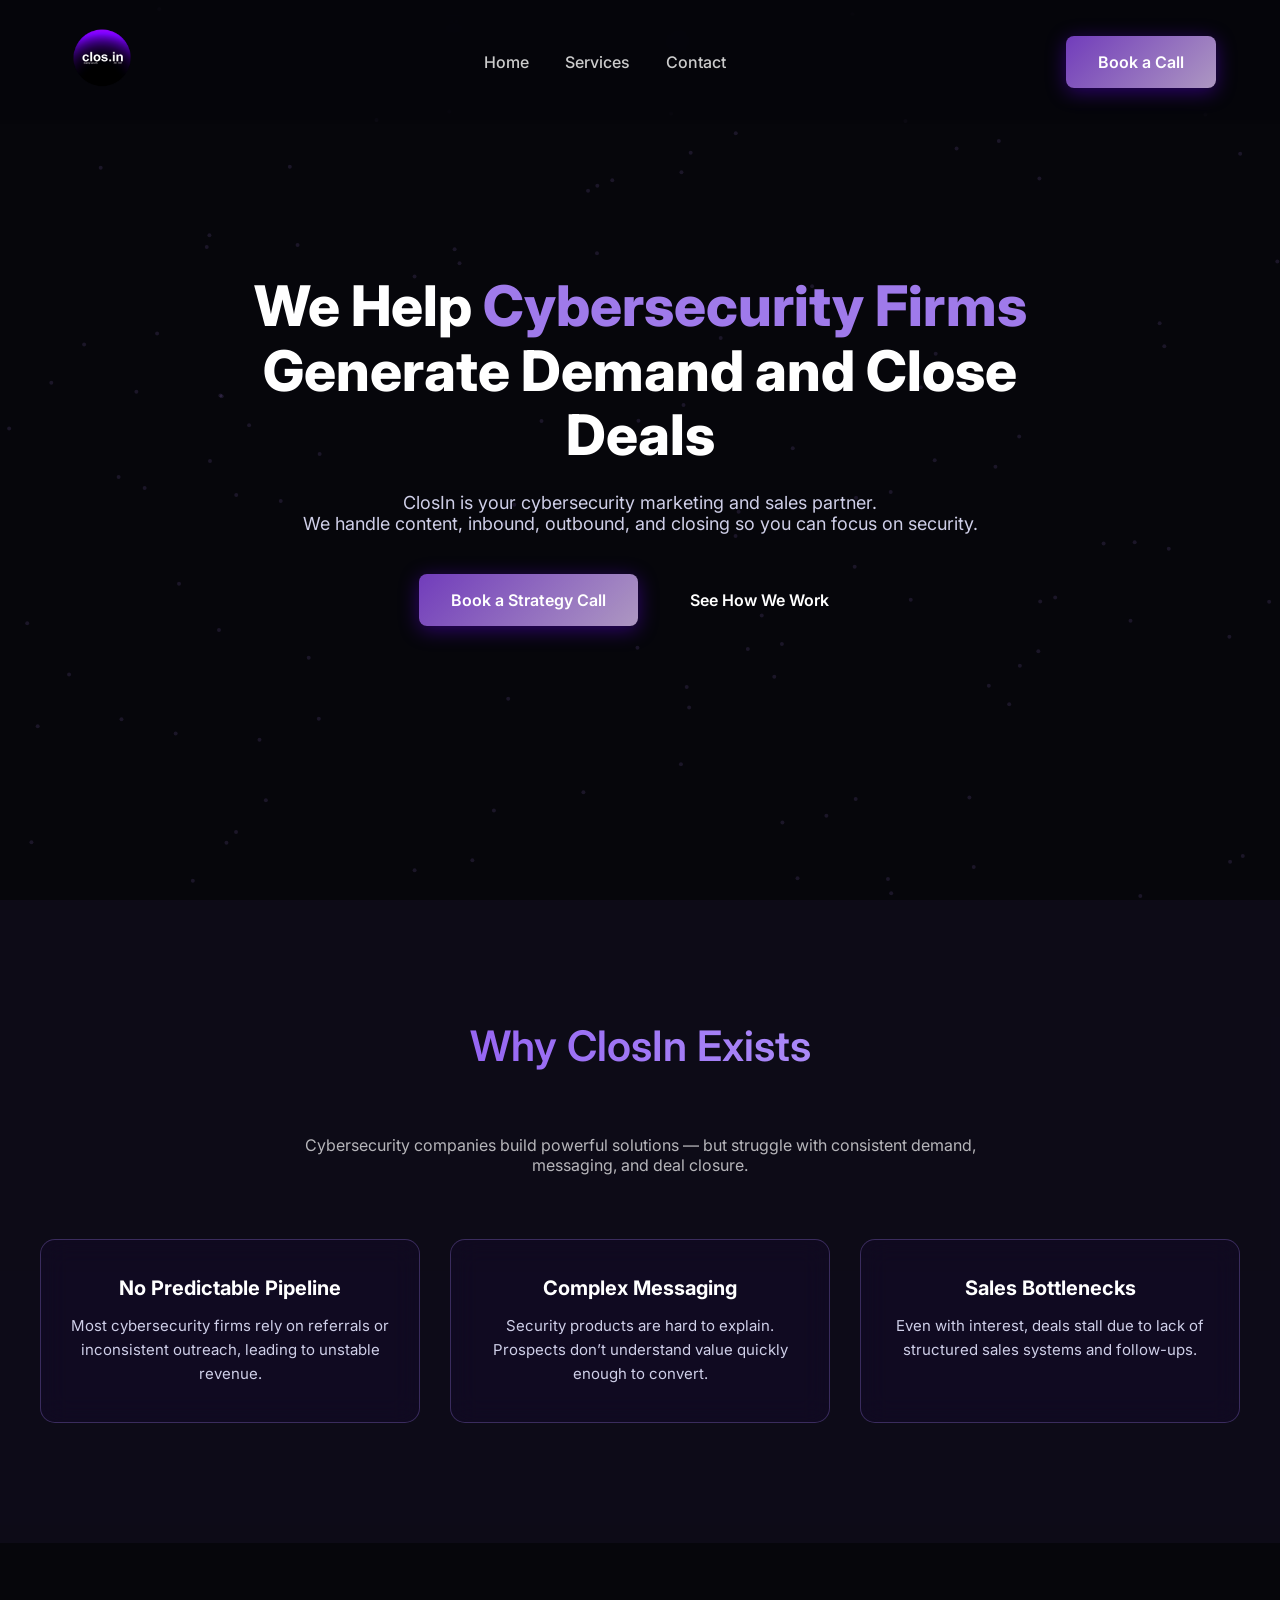
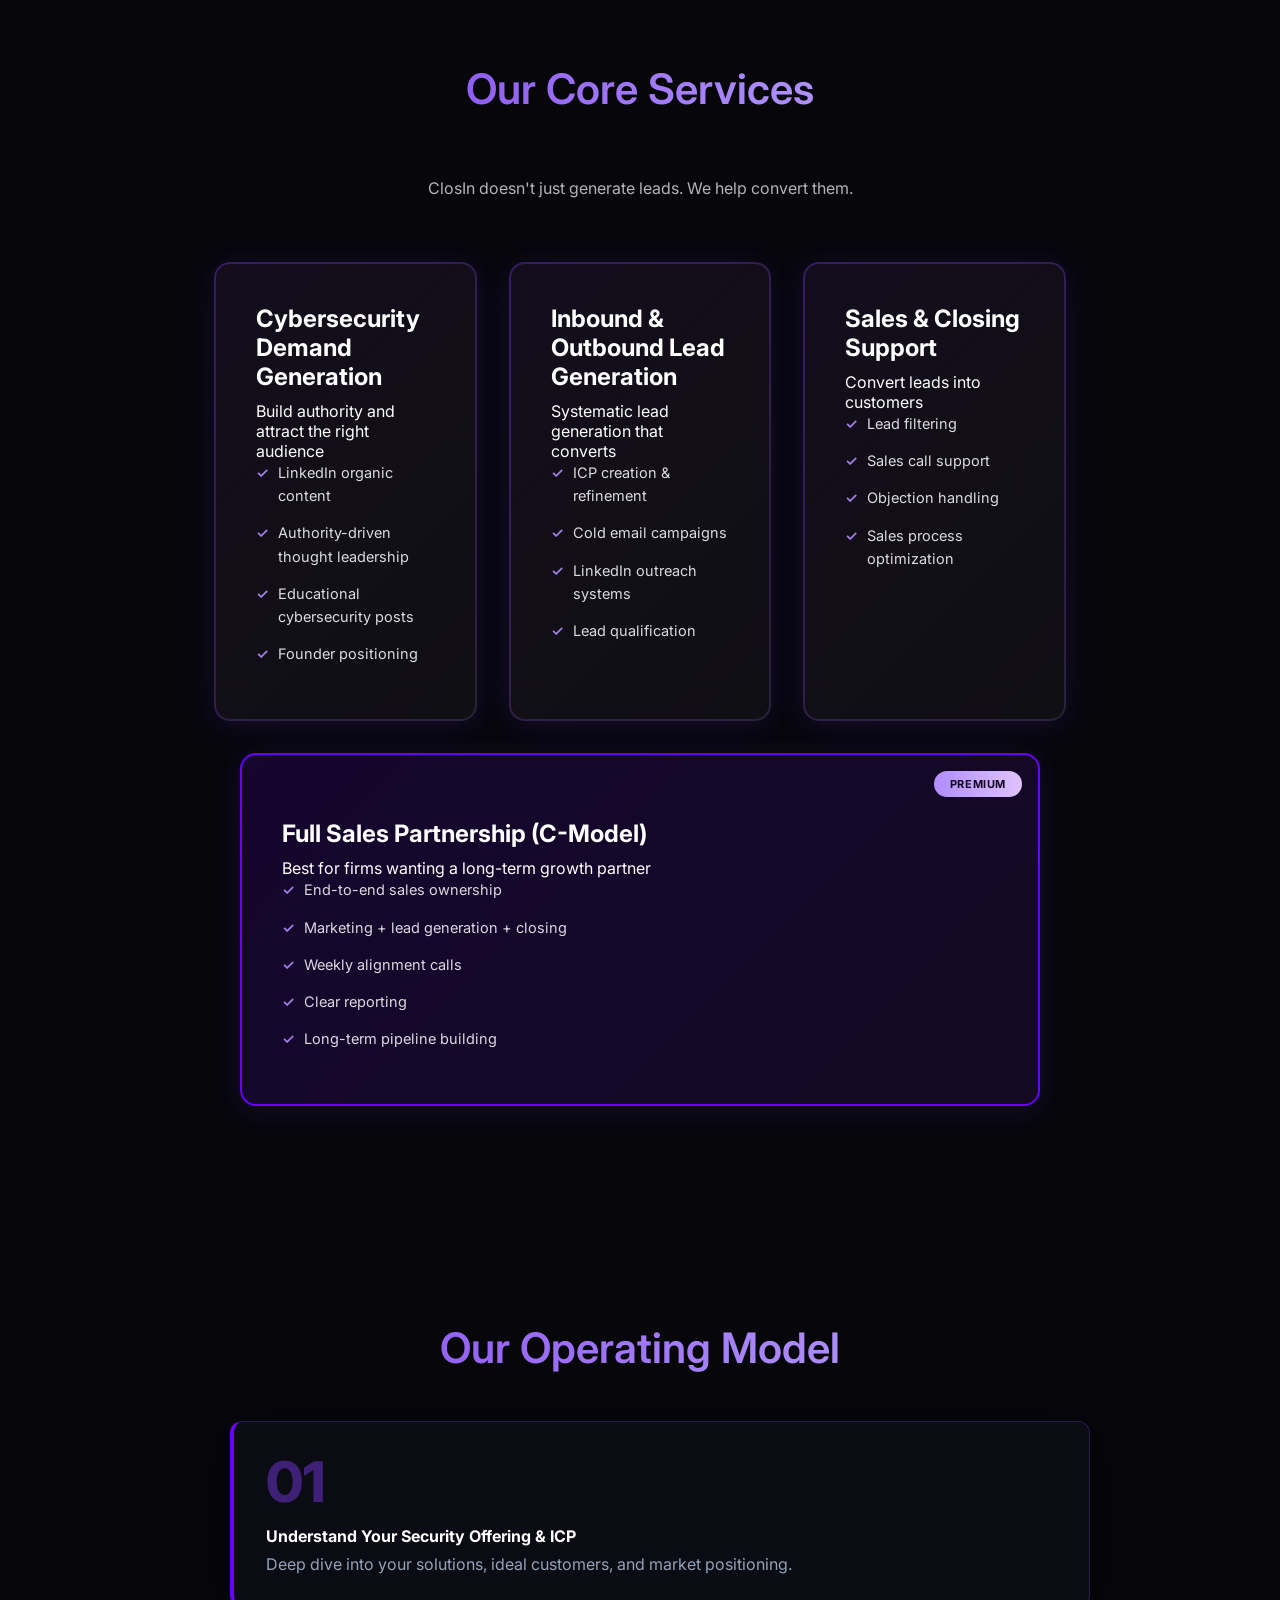
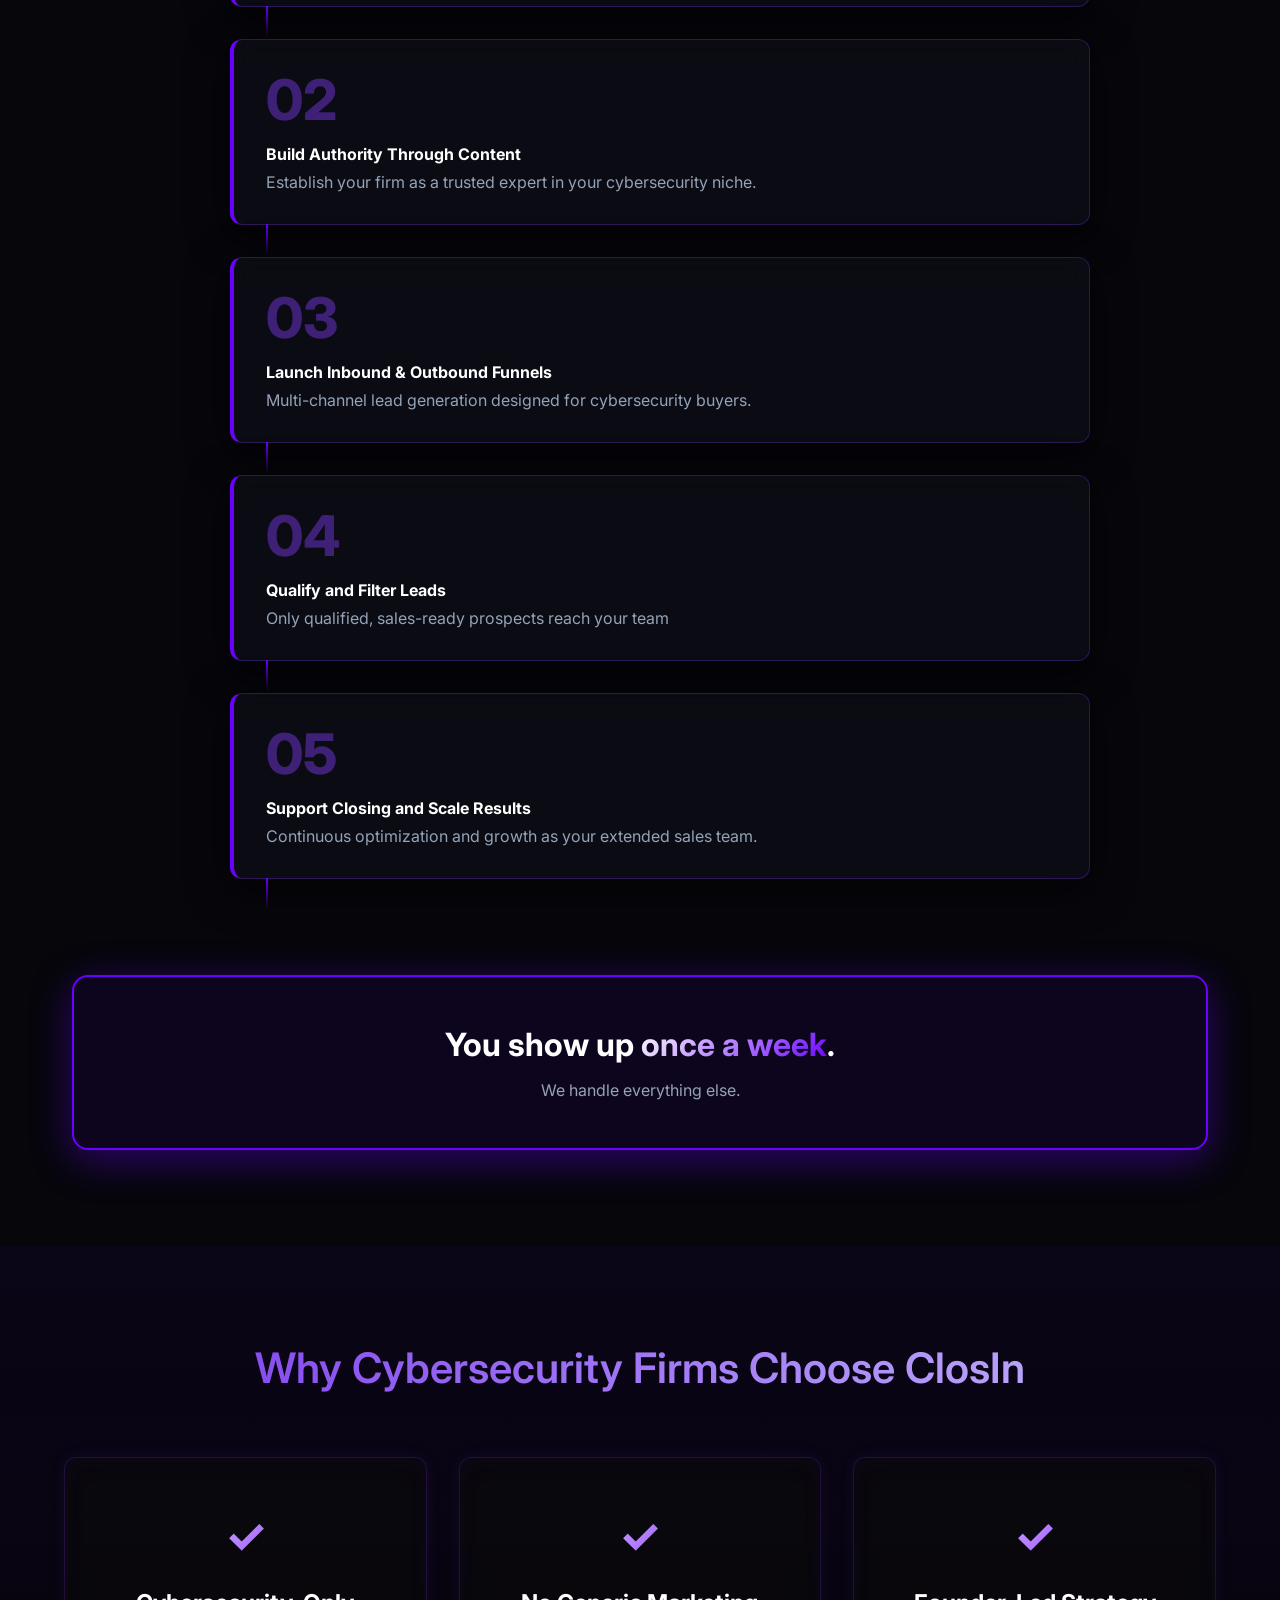
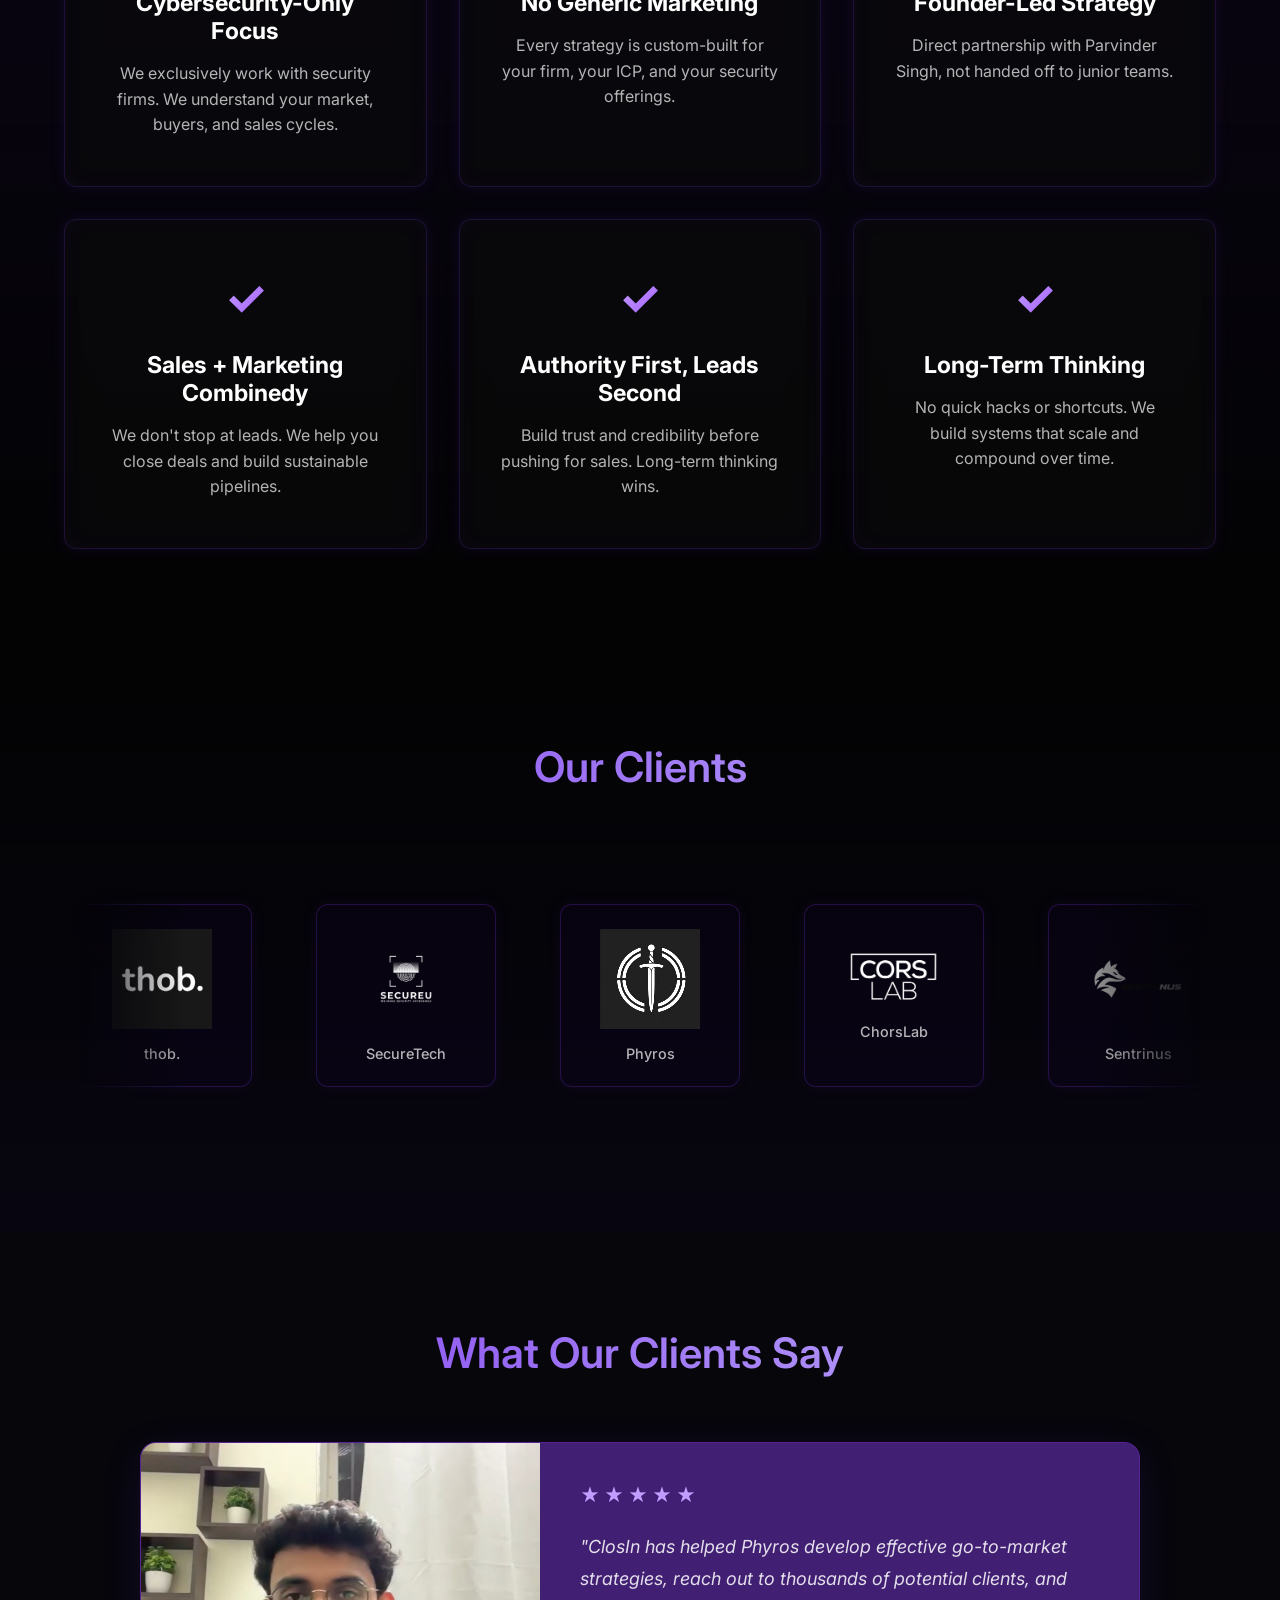
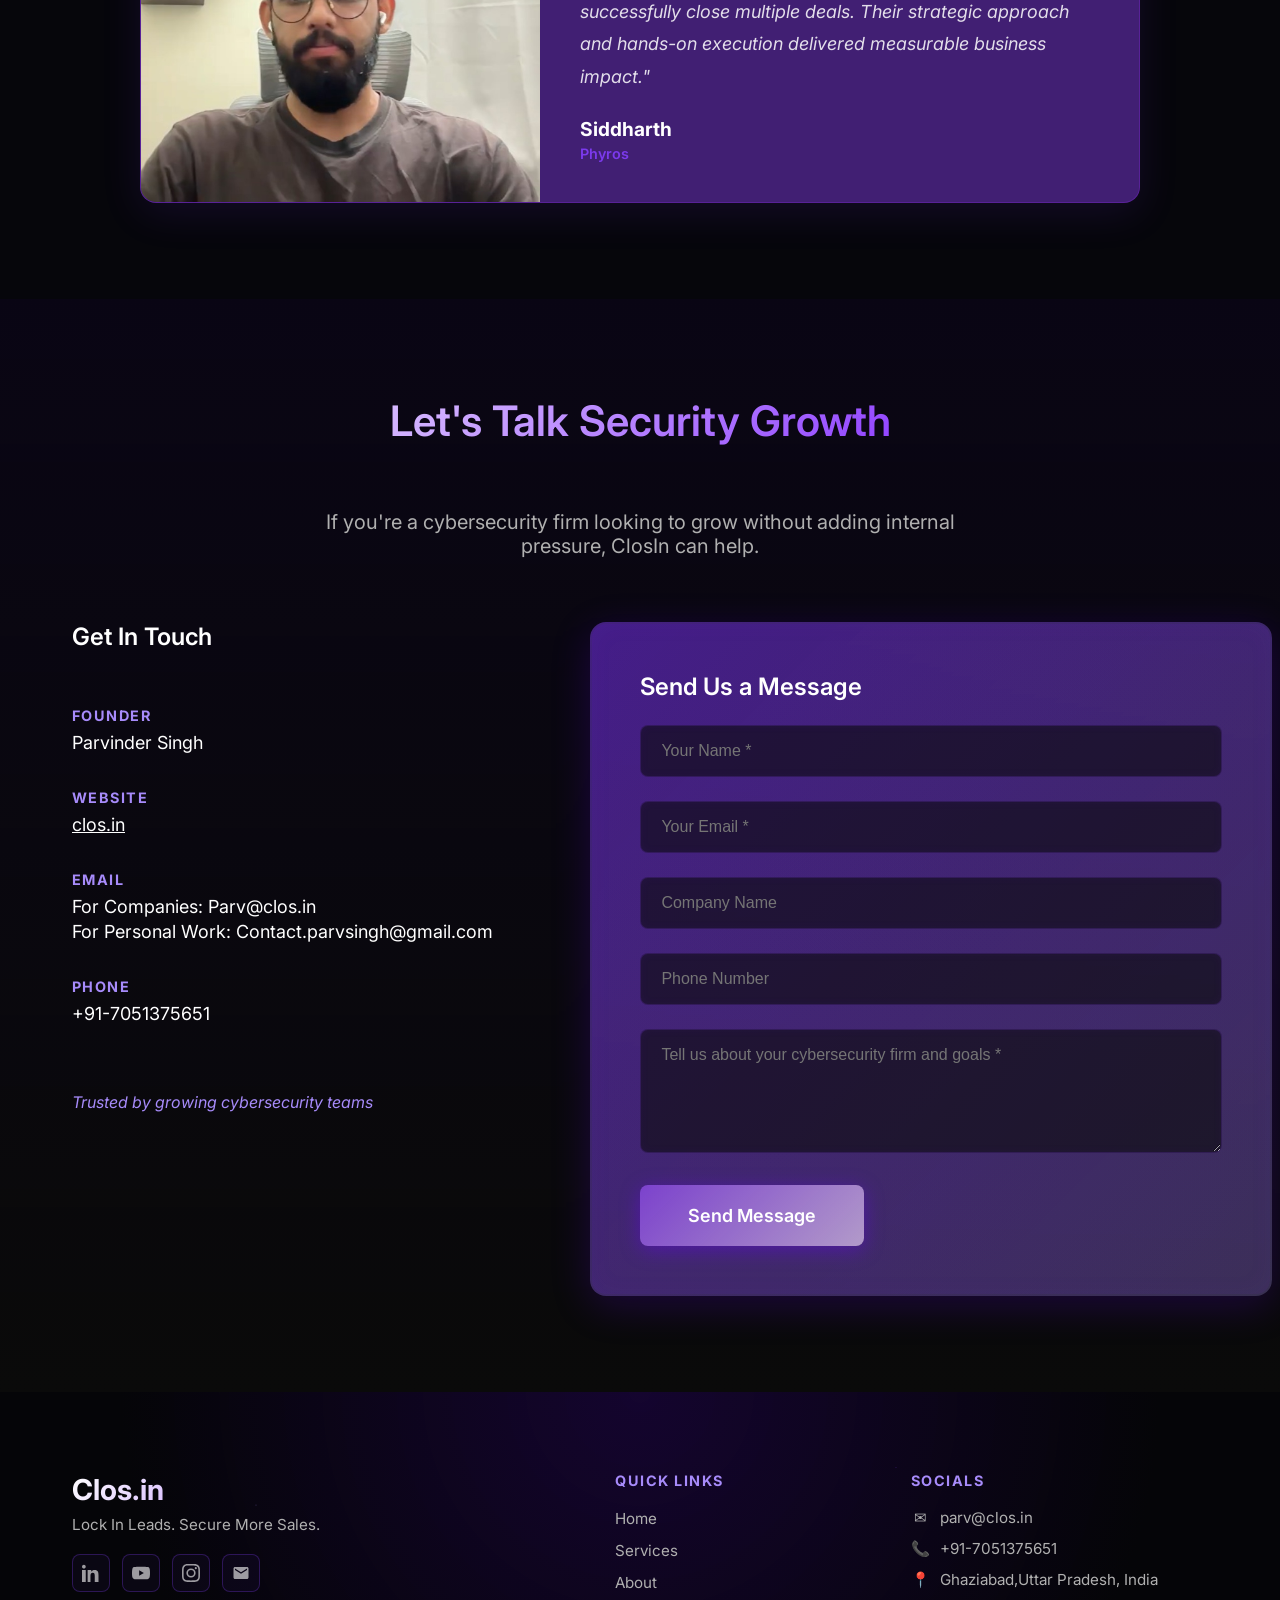
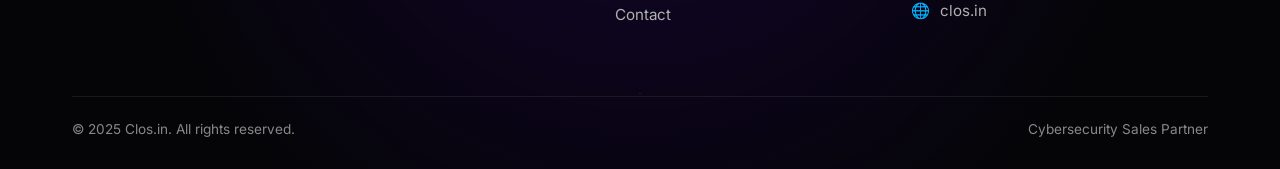
<file: index.html>
<!DOCTYPE html>
<html lang="en">
<head>
  <meta charset="UTF-8" />
  <meta name="viewport" content="width=device-width, initial-scale=1.0" />
  <title>ClosIn | Cybersecurity Growth Partner</title>

  <!-- Google Font -->
  <link href="https://fonts.googleapis.com/css2?family=Inter:wght@400;500;600;700;800&display=swap" rel="stylesheet">

  <link rel="stylesheet" href="css/style.css">
</head>
<body>

  <!-- Particle Background -->
  <canvas id="particle-canvas"></canvas>
<div id="mobile-animation-container"></div>
  <!-- UI Wrapper -->
  <div class="app">

    <!-- NAVBAR -->
<header class="navbar">
  <div class="nav-container">
    <div class="logo">
      <img alt="ClosIn Logo" class="logo-image" src="./assets/1766768441961-236993800.png" style="height: 79px; width: auto;">
    </div>

    <nav class="nav-links" id="nav-links">
      <a href="#home">Home</a>
      <a href="#services">Services</a>
      <a href="#contact">Contact</a>
    </nav>

    <div class="nav-right">
      <div class="menu-toggle" id="menu-toggle">☰</div>
      <a href="#contact" class="btn btn-primary">Book a Call</a>
    </div>
  </div>
</header>

    <!-- HERO SECTION -->
    <section class="hero" id="home">
      <div class="hero-content">
        <h1>
          We Help <span>Cybersecurity Firms</span><br>
          Generate Demand and Close Deals
        </h1>

        <p>
          ClosIn is your cybersecurity marketing and sales partner.<br>
          We handle content, inbound, outbound, and closing so you can focus on security.
        </p>

        <div class="hero-buttons">
          <a href="#contact" class="btn btn-primary">Book a Strategy Call</a>
          <a href="#services" class="btn btn-secondary">See How We Work</a>
        </div>
      </div>
    </section>
    <!-- WHY CLOSIN EXISTS -->
    <section class="why" id="why">
        <div class="why-container">

        <h2 class="section-title">
        Why <span>ClosIn</span> Exists
        </h2>

        <p class="section-subtitle">
        Cybersecurity companies build powerful solutions —
        but struggle with consistent demand, messaging, and deal closure.
        </p>

    <div class="why-cards">

      <div class="why-card">
        <h3>No Predictable Pipeline</h3>
        <p>
          Most cybersecurity firms rely on referrals or inconsistent outreach,
          leading to unstable revenue.
        </p>
      </div>

      <div class="why-card">
        <h3>Complex Messaging</h3>
        <p>
          Security products are hard to explain. Prospects don’t understand
          value quickly enough to convert.
        </p>
      </div>

      <div class="why-card">
        <h3>Sales Bottlenecks</h3>
        <p>
          Even with interest, deals stall due to lack of structured sales
          systems and follow-ups.
        </p>
      </div>

    </div>
  </div>
</section>

<section id="services" class="services-section">
  <div class="container">
    <h2 class="section-title">Our Core Services</h2>
    <p class="section-subtitle">
      ClosIn doesn't just generate leads. We help convert them.
    </p>

    <div class="services-cards">

      <!-- Card 1 -->
      <div class="service-card">
        <h3>Cybersecurity Demand Generation</h3>
        <p class="service-description">
          Build authority and attract the right audience
        </p>
        <ul class="service-features">
          <li>LinkedIn organic content</li>
          <li>Authority-driven thought leadership</li>
          <li>Educational cybersecurity posts</li>
          <li>Founder positioning</li>
        </ul>
      </div>

      <!-- Card 2 -->
      <div class="service-card">
        <h3>Inbound & Outbound Lead Generation</h3>
        <p class="service-description">
          Systematic lead generation that converts
        </p>
        <ul class="service-features">
          <li>ICP creation & refinement</li>
          <li>Cold email campaigns</li>
          <li>LinkedIn outreach systems</li>
          <li>Lead qualification</li>
        </ul>
      </div>

      <!-- Card 3 -->
      <div class="service-card">
        <h3>Sales & Closing Support</h3>
        <p class="service-description">
          Convert leads into customers
        </p>
        <ul class="service-features">
          <li>Lead filtering</li>
          <li>Sales call support</li>
          <li>Objection handling</li>
          <li>Sales process optimization</li>
        </ul>
      </div>

      <!-- Premium Card -->
      <div class="service-card highlighted">
        <span class="badge">Premium</span>
        <h3>Full Sales Partnership (C-Model)</h3>
        <p class="service-description">
          Best for firms wanting a long-term growth partner
        </p>
        <ul class="service-features">
          <li>End-to-end sales ownership</li>
          <li>Marketing + lead generation + closing</li>
          <li>Weekly alignment calls</li>
          <li>Clear reporting</li>
          <li>Long-term pipeline building</li>
        </ul>
      </div>

    </div>
  </div>
</section>
<section class="how-we-work section">
  <div class="container">
    <h2 class="section-title" style="text-align: center; color: white; margin-bottom: 3rem;">Our Operating Model</h2>

    <div class="process-flow">
      <div class="process-step">
        <div class="step-number">01</div>
        <h4 style="color: white; font-size: 1rem; margin-bottom: 0.5rem;">Understand Your Security Offering & ICP</h4>
        <p style="color: #94a3b8;">Deep dive into your solutions, ideal customers, and market positioning.</p>
      <div class="connect-steps"></div>
      </div>

      <div class="process-step">
        <div class="step-number">02</div>
        <h4 style="color: white; font-size: 1rem; margin-bottom: 0.5rem;">Build Authority Through Content</h4>
        <p style="color: #94a3b8;">Establish your firm as a trusted expert in your cybersecurity niche.</p>
        <div class="connect-steps"></div>
      </div>
      <div class="process-step">
        <div class="step-number">03</div>
        <h4 style="color: white; font-size: 1rem; margin-bottom: 0.5rem;">Launch Inbound & Outbound Funnels</h4>
        <p style="color: #94a3b8;">Multi-channel lead generation designed for cybersecurity buyers.</p>
        <div class="connect-steps"></div>
      </div>
      <div class="process-step">
        <div class="step-number">04</div>
        <h4 style="color: white; font-size: 1rem; margin-bottom: 0.5rem;">Qualify and Filter Leads</h4>
        <p style="color: #94a3b8;">Only qualified, sales-ready prospects reach your team</p>
        <div class="connect-steps"></div>
      </div>

      <div class="process-step">
        <div class="step-number">05</div>
        <h4 style="color: white; font-size: 1rem; margin-bottom: 0.5rem;">Support Closing and Scale Results</h4>
        <p style="color: #94a3b8;">Continuous optimization and growth as your extended sales team.</p>
        <div class="connect-steps"></div>
      </div>
    </div>

    <div class="key-message">
      <h3 style="color: white; font-size: 2rem;">
        You show up <span class="gradient-text">once a week</span>.
      </h3>
      <p style="color: #94a3b8; margin-top: 10px;">We handle everything else.</p>
    </div>
  </div>
</section>
<section class="why-closin section">
  <div class="container">
    <h2 class="section-title">Why Cybersecurity Firms Choose ClosIn</h2>

    <div class="reasons-grid">
      <div class="reason-card">
        <div class="reason-icon gradient-text">✓</div>
        <h4>Cybersecurity-Only Focus</h4>
        <p>We exclusively work with security firms. We understand your market, buyers, and sales cycles.</p>
      </div>
      <div class="reason-card">
        <div class="reason-icon gradient-text">✓</div>
        <h4>No Generic Marketing</h4>
        <p>Every strategy is custom-built for your firm, your ICP, and your security offerings.</p>
      </div>
      <div class="reason-card">
        <div class="reason-icon gradient-text">✓</div>
        <h4>Founder-Led Strategy</h4>
        <p>Direct partnership with Parvinder Singh, not handed off to junior teams.</p>
      </div>
      <div class="reason-card">
        <div class="reason-icon gradient-text">✓</div>
        <h4>Sales + Marketing Combinedy</h4>
        <p>We don't stop at leads. We help you close deals and build sustainable pipelines.</p>
      </div>
      <div class="reason-card">
        <div class="reason-icon gradient-text">✓</div>
        <h4>Authority First, Leads Second</h4>
        <p>Build trust and credibility before pushing for sales. Long-term thinking wins.</p>
      </div>
      <div class="reason-card">
        <div class="reason-icon gradient-text">✓</div>
        <h4>Long-Term Thinking</h4>
        <p>No quick hacks or shortcuts. We build systems that scale and compound over time.</p>
      </div>
    </div>
  </div>
</section>
<section class="clients section">
  <div class="container">
    <h2 class="section-title">Our Clients</h2>
    
    <div class="clients-scroll-wrapper">
      <div class="clients-scroll">
        <div class="client-item">
          <img src="./assets/1767015022603-669335547.jpeg" alt="Client Logo" class="client-logo">
          <span class="client-name">thob.</span>
        </div>
        <div class="client-item">
          <img src="./assets/1767014859263-915422287.png" alt="Client Logo" class="client-logo">
          <span class="client-name">SecureTech</span>
        </div>
        <div class="client-item">
          <img src="./assets/1767014955878-12860763.jpeg" alt="Client Logo" class="client-logo">
          <span class="client-name">Phyros</span>
        </div>
        <div class="client-item">
          <img src="./assets/1767014921850-368424065.png" alt="Client Logo" class="client-logo">
          <span class="client-name">ChorsLab</span>
        </div>
        <div class="client-item">
          <img src="./assets/1767014900829-730784088.png" alt="Client Logo" class="client-logo">
          <span class="client-name">Sentrinus</span>
        </div>
        <div class="client-item">
          <img src="./assets/1767015001023-179781848.jpeg" alt="Client Logo" class="client-logo">
          <span class="client-name">PurpleHunt</span>
        </div>
        <div class="client-item">
          <img src="./assets/1767015022603-669335547 (1).jpeg" alt="Client Logo" class="client-logo">
          <span class="client-name">thob.</span>
        </div>
        <div class="client-item">
          <img src="./assets/1767014859263-915422287.png" alt="Client Logo" class="client-logo">
          <span class="client-name">SecureTech</span>
        </div>
      </div>
    </div>
  </div>
</section>
<section class="testimonials section">
  <div class="container">
    <h2 class="section-title">What Our Clients Say</h2>
    
    <div class="testimonials-grid">
      <div class="testimonial-card">
        
        <a href="https://youtu.be/rfUvOavBC8A" target="_blank" rel="noopener noreferrer" class="testimonial-image-link">
          <div class="testimonial-image">
            <img src="./assets/paros.jpg" alt="Siddharth">
          </div>
        </a>

        <div class="testimonial-content">
          <div class="testimonial-rating">
            <span class="star filled">★</span>
            <span class="star filled">★</span>
            <span class="star filled">★</span>
            <span class="star filled">★</span>
            <span class="star filled">★</span>
          </div>
          
          <p class="testimonial-text">
            "ClosIn has helped Phyros develop effective go-to-market strategies, reach out to thousands of potential clients, and successfully close multiple deals. Their strategic approach and hands-on execution delivered measurable business impact."
          </p>

          <div class="testimonial-author">
            <h4>Siddharth</h4>
            <p>Phyros</p>
          </div>
        </div>

      </div>
    </div>
  </div>
</section>
<section id="contact" class="contact section">
  <div class="container">
    <h2 class="section-title gradient-text">
      Let's Talk Security Growth
    </h2>
    <p class="contact-intro">
      If you're a cybersecurity firm looking to grow without adding internal pressure, ClosIn can help.
    </p>

    <div class="contact-grid">
      <div class="contact-info">
        <h3>Get In Touch</h3>
        
        <div class="info-item">
          <h4 class="label">FOUNDER</h4>
          <p>Parvinder Singh</p>
        </div>

        <div class="info-item">
          <h4 class="label">WEBSITE</h4>
          <p><a href="https://clos.in" target="_blank">clos.in</a></p>
        </div>

        <div class="info-item">
          <h4 class="label">EMAIL</h4>
          <p>For Companies: Parv@clos.in</p>
          <p>For Personal Work: Contact.parvsingh@gmail.com</p>
        </div>

        <div class="info-item">
          <h4 class="label">PHONE</h4>
          <p>+91-7051375651</p>
        </div>

        <p class="trust-line">Trusted by growing cybersecurity teams</p>
      </div>

      <div class="contact-form-wrapper">
        <form class="contact-form">
          <h3>Send Us a Message</h3>
          
          <div class="form-group">
            <input type="text" class="form-input" placeholder="Your Name *">
          </div>
          <div class="form-group">
            <input type="email" class="form-input" placeholder="Your Email *">
          </div>
          <div class="form-group">
            <input type="text" class="form-input" placeholder="Company Name">
          </div>
          <div class="form-group">
            <input type="text" class="form-input" placeholder="Phone Number">
          </div>
          <div class="form-group">
            <textarea class="form-input" placeholder="Tell us about your cybersecurity firm and goals *" rows="5"></textarea>
          </div>

          <button type="submit" class="btn btn-primary btn-large">
            Send Message
          </button>
        </form>
      </div>
    </div>
  </div>
</section>
<footer class="footer">
  <div class="container">

    <div class="footer-content">

      <!-- Brand -->
      <div class="footer-brand">
        <h3 class="gradient-text">Clos.in</h3>
        <p class="tagline">Lock In Leads. Secure More Sales.</p>
        <!-- Social Icons -->
        <div class="footer-socials">
  <!-- LinkedIn → your company page -->
  <a href="https://www.linkedin.com/company/clos-in" target="_blank" rel="noopener noreferrer" class="social-icon">
    <svg xmlns="http://www.w3.org/2000/svg" width="18" height="18" fill="currentColor" viewBox="0 0 24 24"><path d="M4.98 3.5C4.98 4.88 3.87 6 2.5 6S.02 4.88.02 3.5C.02 2.12 1.13 1 2.5 1s2.48 1.12 2.48 2.5zM0 8h5v16H0V8zm7.5 0h4.8v2.2h.07C13.12 8.9 14.87 8 16.88 8 21.5 8 22 11.1 22 15v9h-5v-8c0-1.9-.03-4.35-2.65-4.35-2.65 0-3.06 2.07-3.06 4.21V24H7.5V8z"/></svg>
  </a>

  <!-- YouTube -->
  <a href="https://www.youtube.com/@ContactClosIn" target="_blank" rel="noopener noreferrer" class="social-icon">
    <svg xmlns="http://www.w3.org/2000/svg" width="18" height="18" fill="currentColor" viewBox="0 0 24 24"><path d="M23.498 6.186a3.016 3.016 0 0 0-2.122-2.136C19.505 3.545 12 3.545 12 3.545s-7.505 0-9.377.505A3.017 3.017 0 0 0 .502 6.186C0 8.07 0 12 0 12s0 3.93.502 5.814a3.016 3.016 0 0 0 2.122 2.136c1.871.505 9.376.505 9.376.505s7.505 0 9.377-.505a3.015 3.015 0 0 0 2.122-2.136C24 15.93 24 12 24 12s0-3.93-.502-5.814zM9.545 15.568V8.432L15.818 12l-6.273 3.568z"/></svg>
  </a>

  <!-- Instagram -->
  <a href="https://www.instagram.com/theclosinguy?igsh=MWxsaWZlN280YnZpdQ==" target="_blank" rel="noopener noreferrer" class="social-icon">
    <svg xmlns="http://www.w3.org/2000/svg" width="18" height="18" fill="currentColor" viewBox="0 0 24 24"><path d="M12 2.163c3.204 0 3.584.012 4.85.07 1.366.062 2.633.334 3.608 1.308.975.975 1.246 2.242 1.308 3.608.058 1.266.07 1.646.07 4.85s-.012 3.584-.07 4.85c-.062 1.366-.334 2.633-1.308 3.608-.975.975-2.242 1.246-3.608 1.308-1.266.058-1.646.07-4.85.07s-3.584-.012-4.85-.07c-1.366-.062-2.633-.334-3.608-1.308-.975-.975-1.246-2.242-1.308-3.608C2.175 15.584 2.163 15.204 2.163 12s.012-3.584.07-4.85c.062-1.366.334-2.633 1.308-3.608C4.516 2.497 5.783 2.226 7.15 2.163 8.416 2.105 8.796 2.163 12 2.163zm0-2.163C8.741 0 8.332.014 7.052.072 5.197.157 3.355.673 2.014 2.014.673 3.355.157 5.197.072 7.052.014 8.332 0 8.741 0 12c0 3.259.014 3.668.072 4.948.085 1.855.601 3.697 1.942 5.038 1.341 1.341 3.183 1.857 5.038 1.942C8.332 23.986 8.741 24 12 24s3.668-.014 4.948-.072c1.855-.085 3.697-.601 5.038-1.942 1.341-1.341 1.857-3.183 1.942-5.038C23.986 15.668 24 15.259 24 12s-.014-3.668-.072-4.948c-.085-1.855-.601-3.697-1.942-5.038C20.645.673 18.803.157 16.948.072 15.668.014 15.259 0 12 0zm0 5.838a6.162 6.162 0 1 0 0 12.324 6.162 6.162 0 0 0 0-12.324zm0 10.162a4 4 0 1 1 0-8 4 4 0 0 1 0 8zm6.406-11.845a1.44 1.44 0 1 0 0 2.881 1.44 1.44 0 0 0 0-2.881z"/></svg>
  </a>

  <!-- Email -->
  <a href="mailto:parv@clos.in" class="social-icon">
    <svg xmlns="http://www.w3.org/2000/svg" width="18" height="18" fill="currentColor" viewBox="0 0 24 24"><path d="M20 4H4c-1.1 0-2 .9-2 2v12c0 1.1.9 2 2 2h16c1.1 0 2-.9 2-2V6c0-1.1-.9-2-2-2zm0 4-8 5-8-5V6l8 5 8-5v2z"/></svg>
  </a>
</div>
      </div>

      <!-- Quick Links -->
      <div class="footer-links">
        <h4>Quick Links</h4>
        <ul>
          <li><a href="#home">Home</a></li>
          <li><a href="#services">Services</a></li>
          <li><a href="#about">About</a></li>
          <li><a href="#contact">Contact</a></li>
        </ul>
      </div>

      <!-- Contact -->
      <div class="footer-contact">
        <h4>Socials</h4>
        <div class="contact-detail">
          <span class="contact-icon">✉</span>
          <a href="mailto:parv@clos.in">parv@clos.in</a>
        </div>
        <div class="contact-detail">
          <span class="contact-icon">📞</span>
          <a href="tel:+917051375651">+91-7051375651</a>
        </div>
        <div class="contact-detail">
          <span class="contact-icon">📍</span>
          <span>Ghaziabad,Uttar Pradesh, India</span>
        </div>
        <div class="contact-detail">
          <span class="contact-icon">🌐</span>
          <a href="https://clos.in" target="_blank" rel="noopener noreferrer">clos.in</a>
        </div>
      </div>

    </div>

    <!-- Bottom -->
    <div class="footer-bottom">
      <p>© 2025 Clos.in. All rights reserved.</p>
      <p>Cybersecurity Sales Partner</p>
    </div>

  </div>
</footer>
    
  </div>

  <script src="js/main.js"></script>
</body>
</html>
</file>
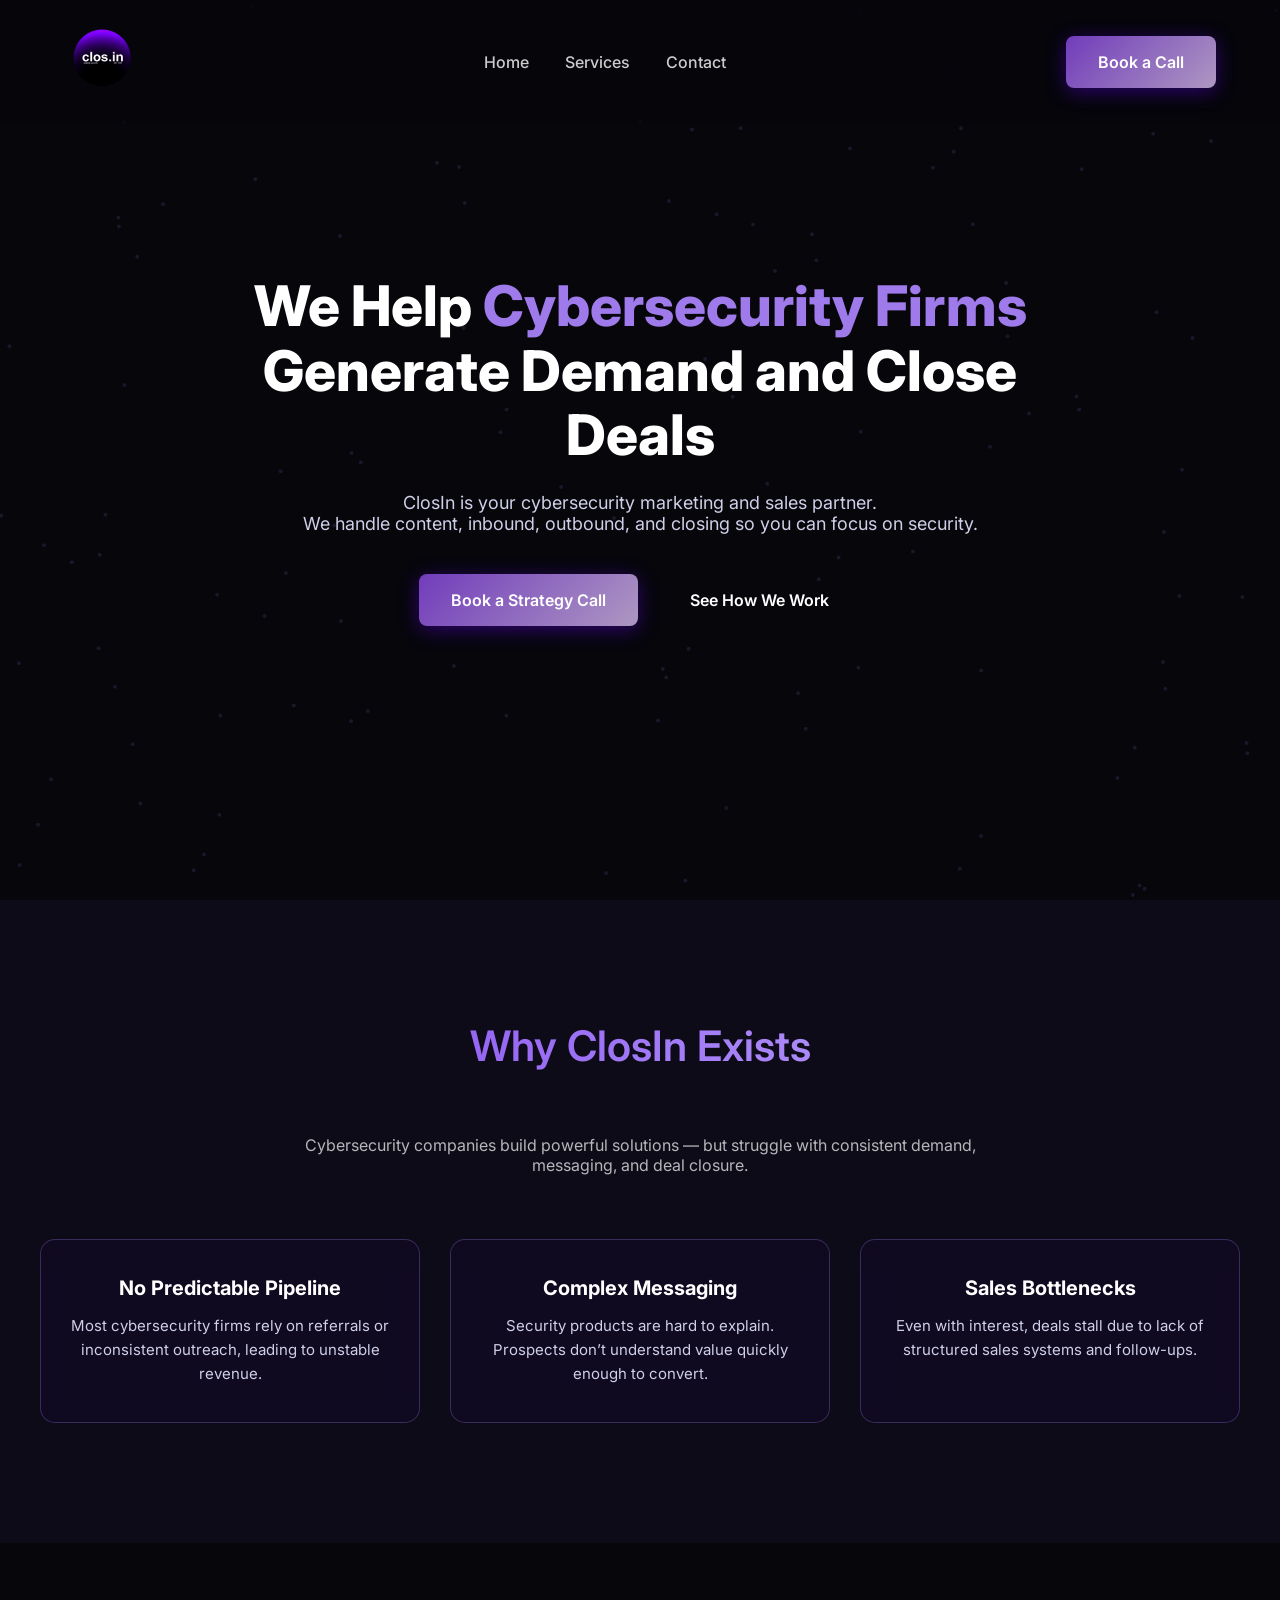
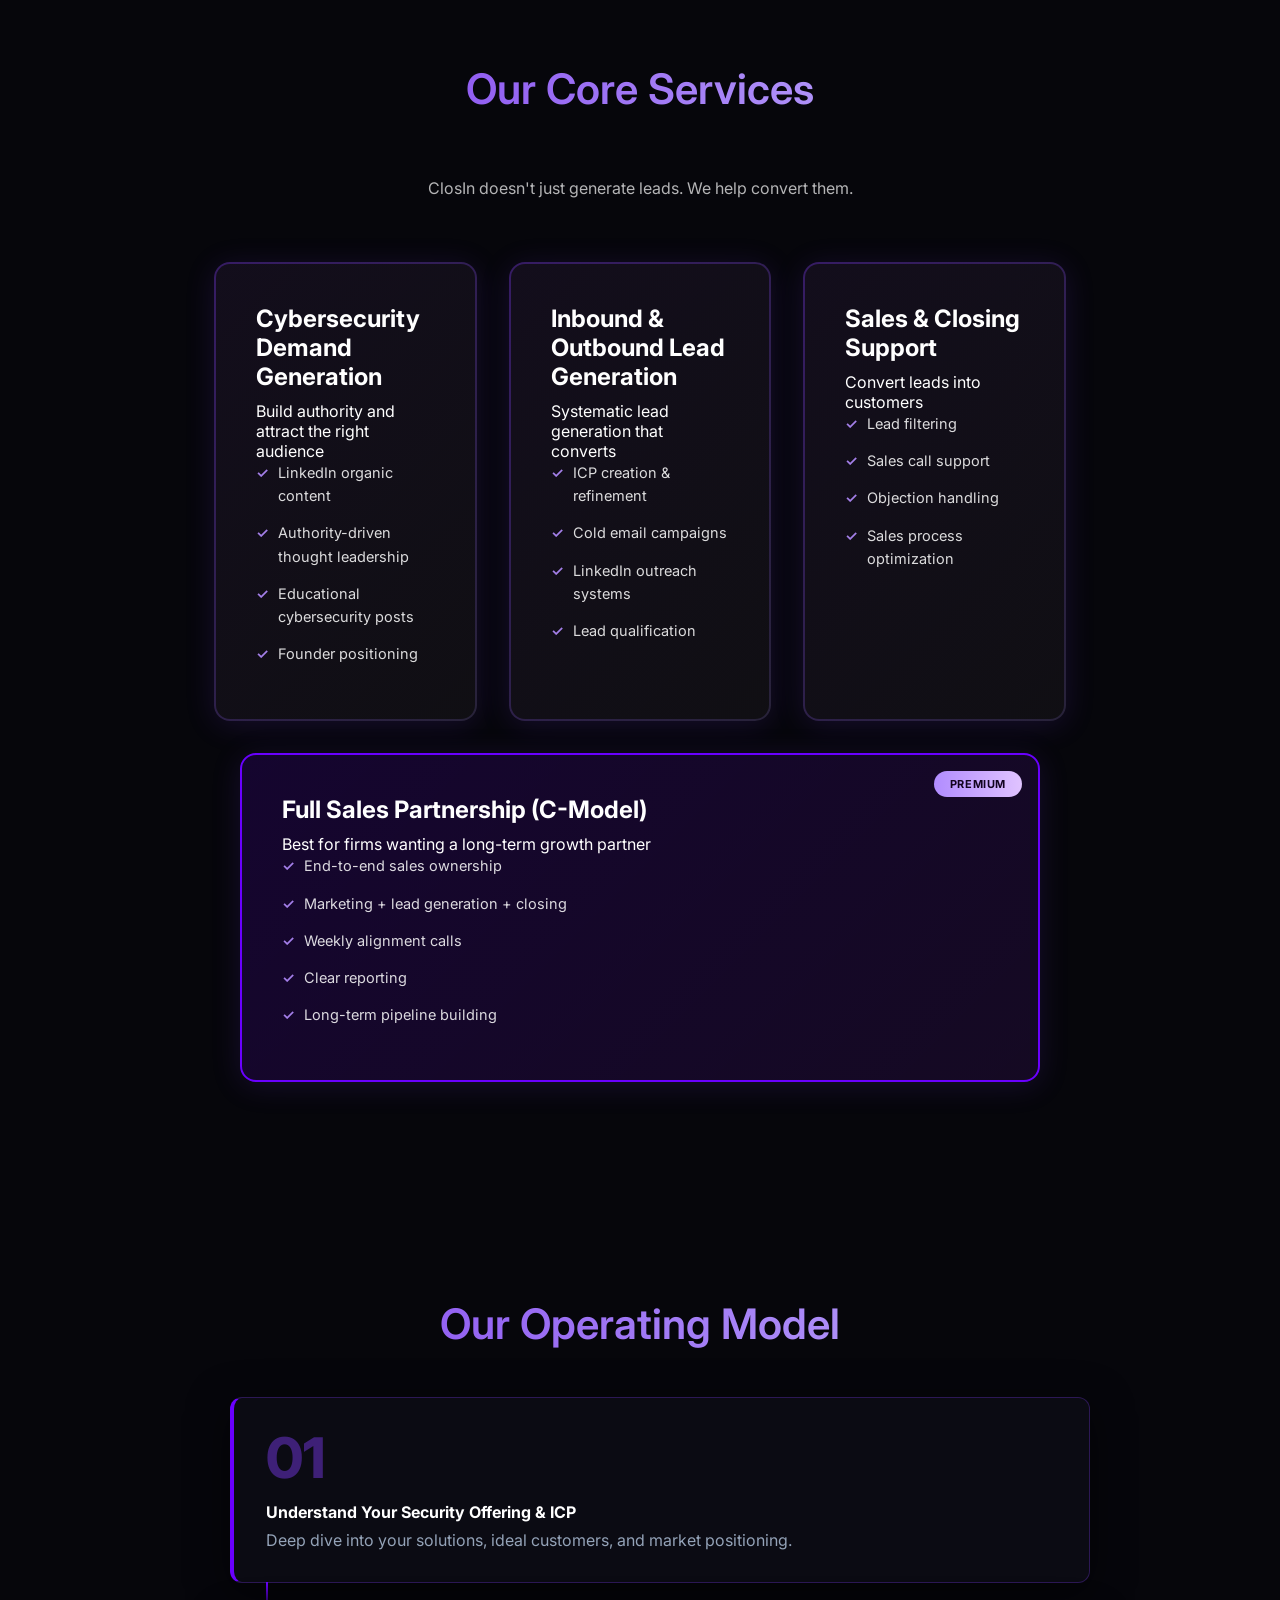
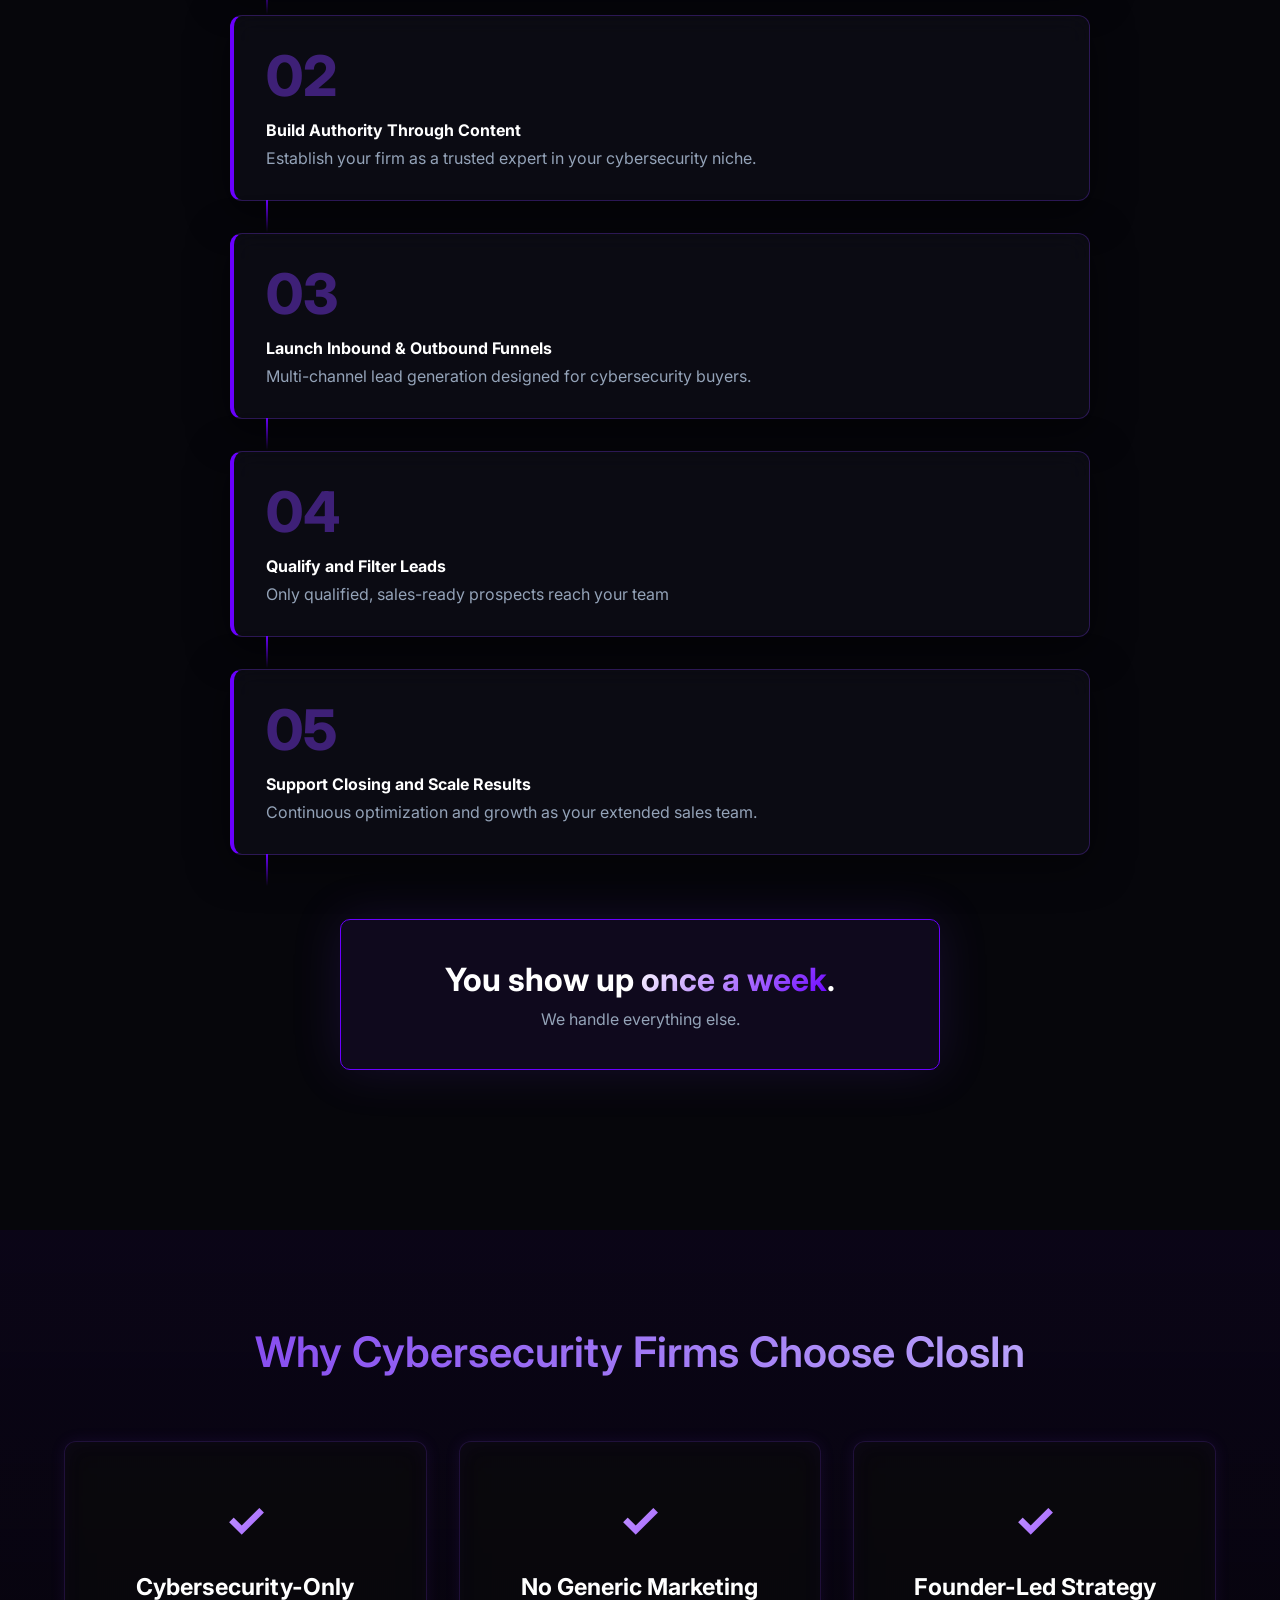
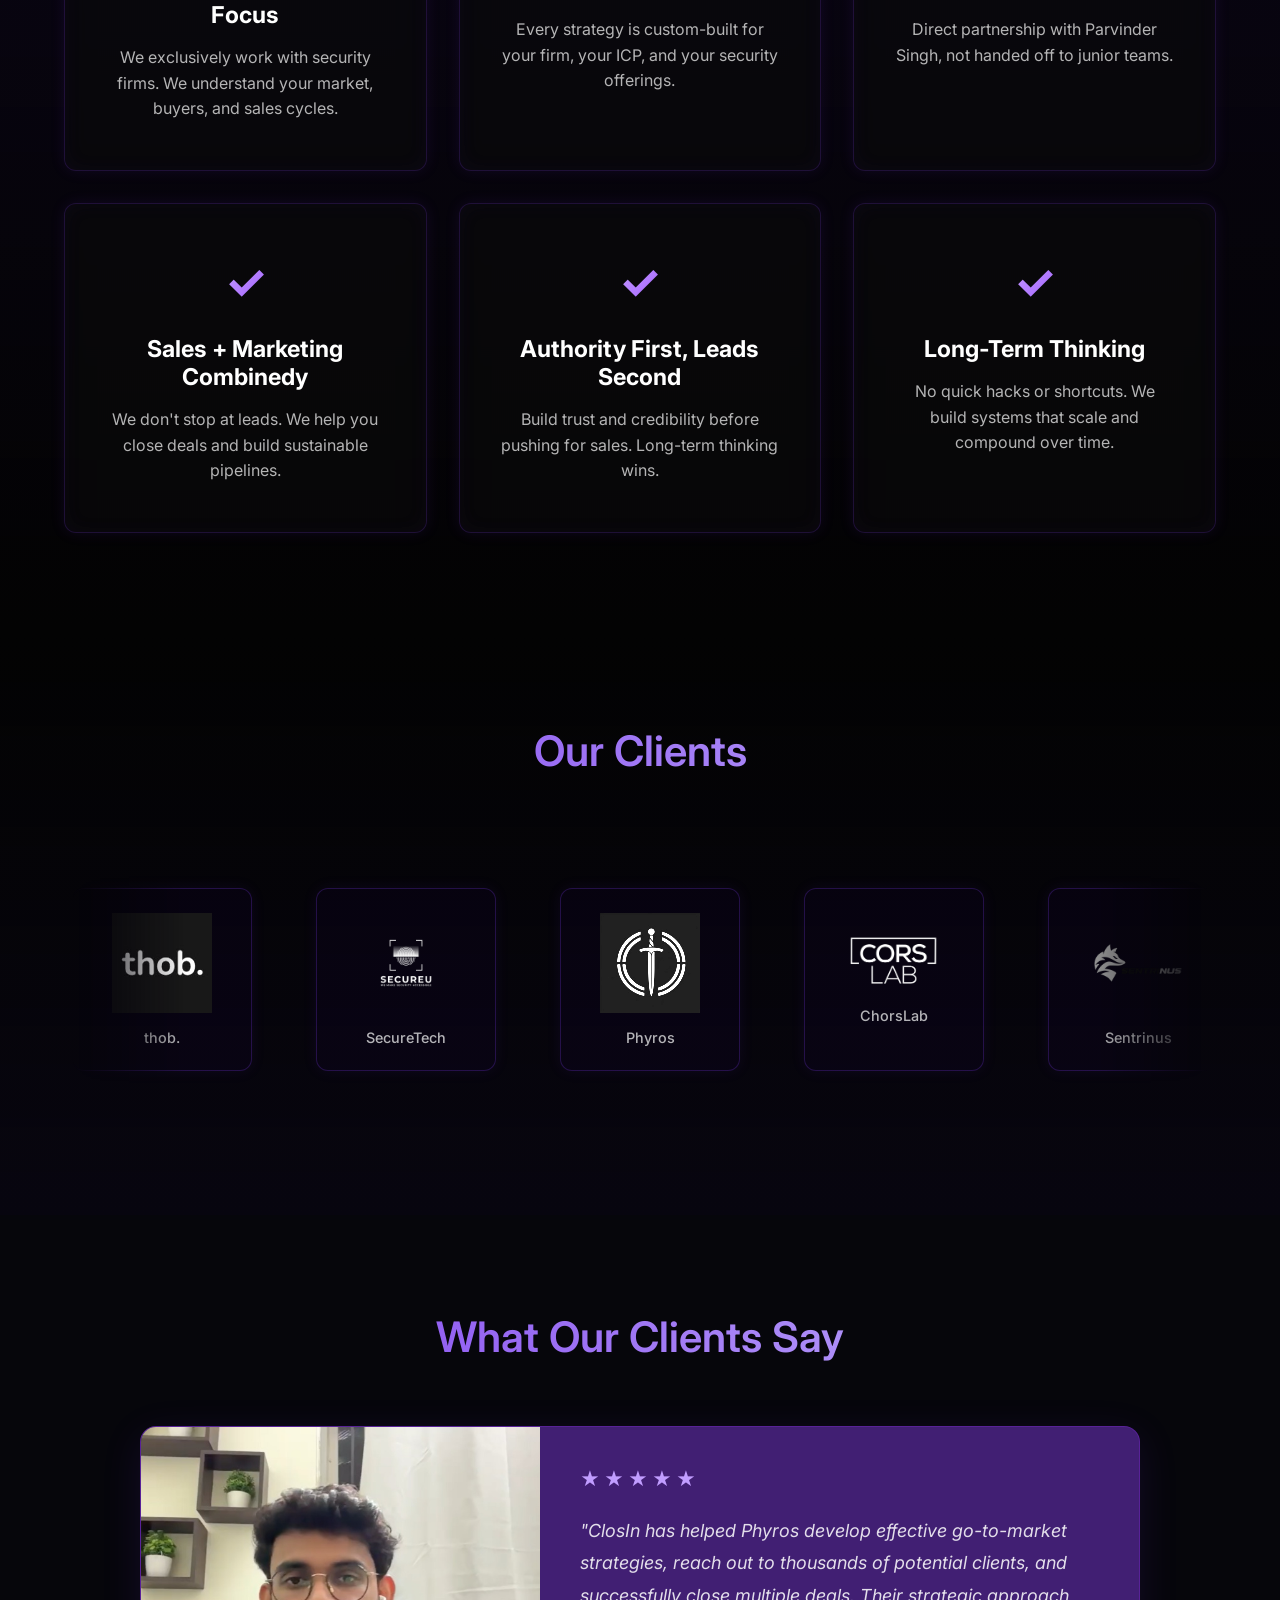
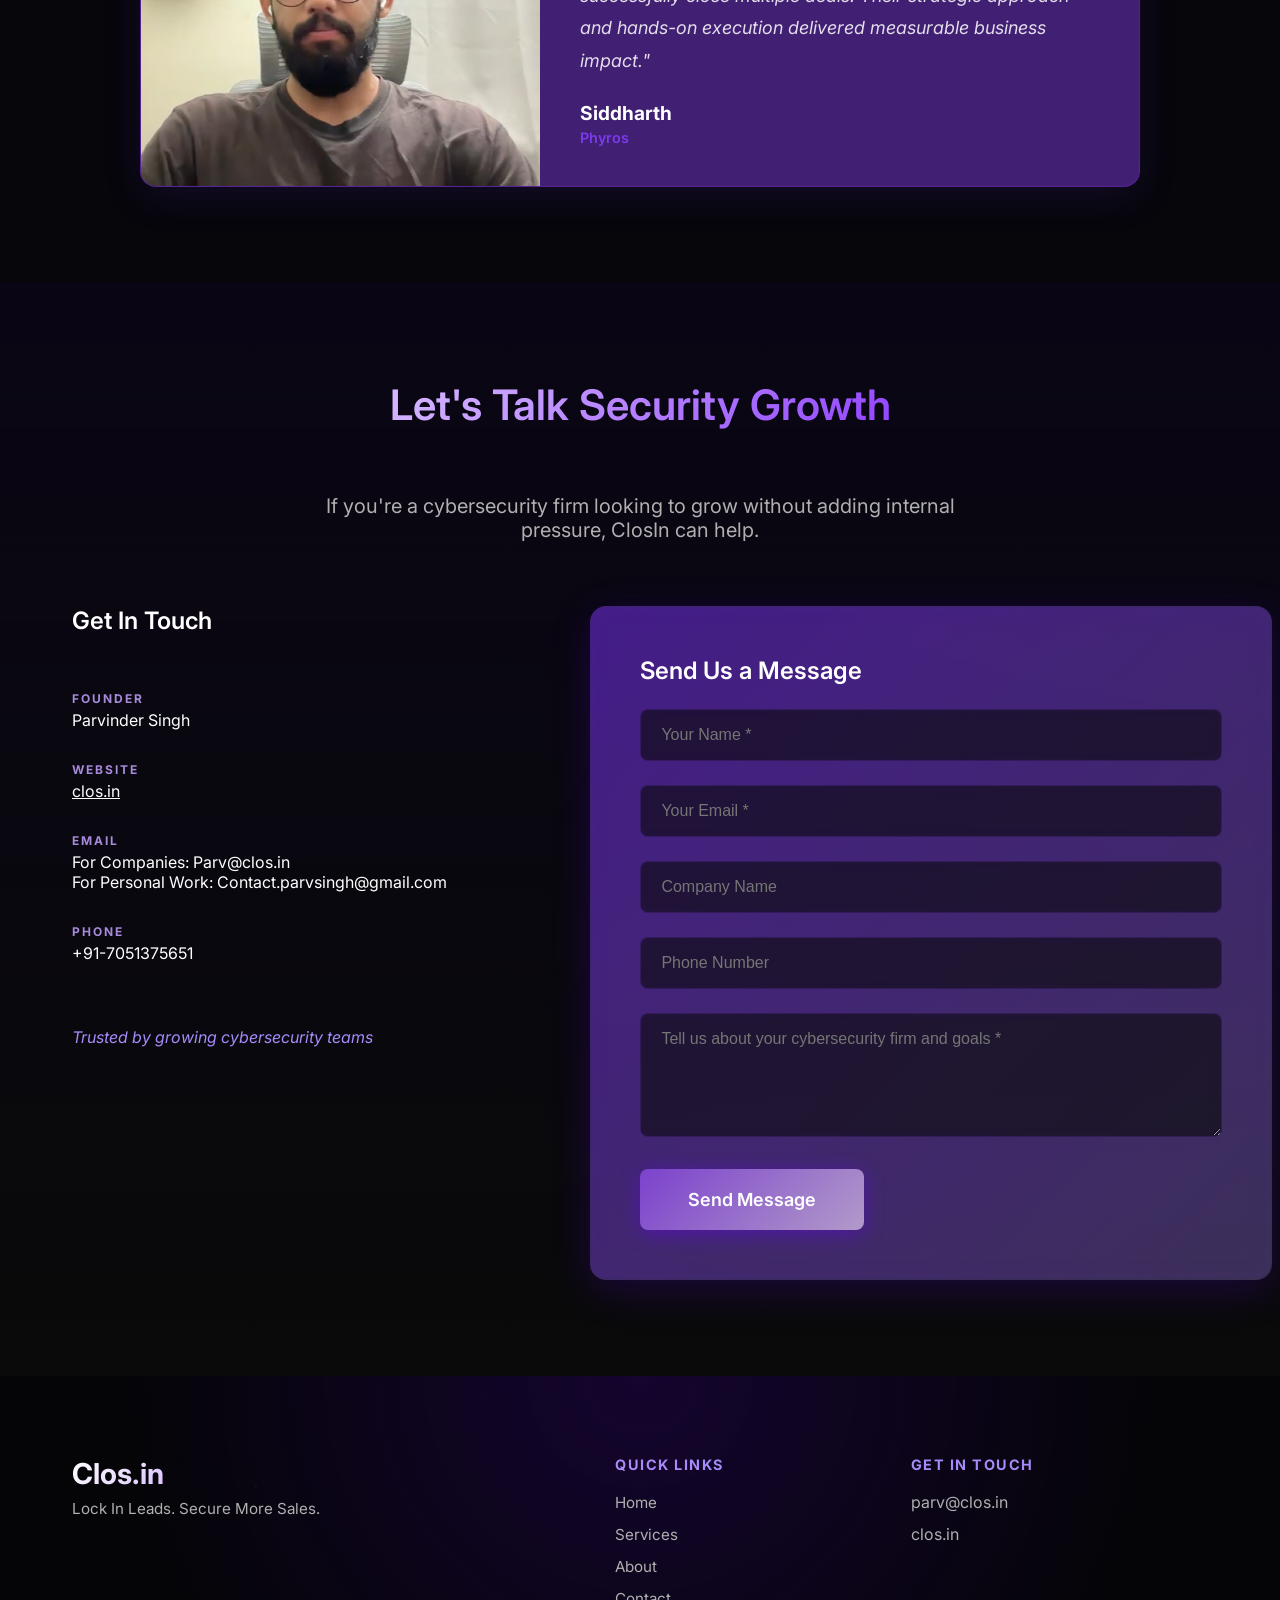
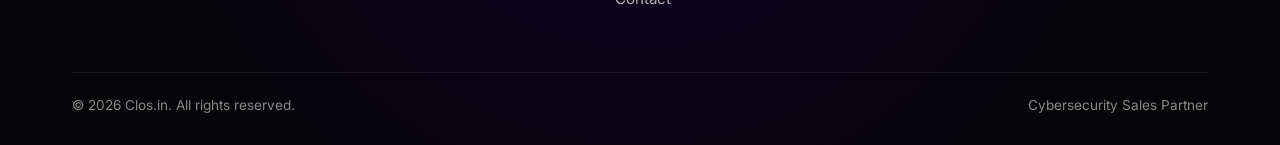
<file: closin-website-main/index.html>
<!DOCTYPE html>
<html lang="en">
<head>
  <meta charset="UTF-8" />
  <meta name="viewport" content="width=device-width, initial-scale=1.0" />
  <title>ClosIn | Cybersecurity Growth Partner</title>

  <!-- Google Font -->
  <link href="https://fonts.googleapis.com/css2?family=Inter:wght@400;500;600;700;800&display=swap" rel="stylesheet">

  <link rel="stylesheet" href="css/style.css">
</head>
<body>

  <!-- Particle Background -->
  <canvas id="particle-canvas"></canvas>

  <!-- UI Wrapper -->
  <div class="app">

    <!-- NAVBAR -->
<header class="navbar">
  <div class="nav-container">
    <div class="logo">
      <img alt="ClosIn Logo" class="logo-image" src="./assets/1766768441961-236993800.png" style="height: 79px; width: auto;">
    </div>

    <nav class="nav-links" id="nav-links">
      <a href="#home">Home</a>
      <a href="#services">Services</a>
      <a href="#contact">Contact</a>
    </nav>

    <div class="nav-right">
      <div class="menu-toggle" id="menu-toggle">☰</div>
      <a href="#contact" class="btn btn-primary">Book a Call</a>
    </div>
  </div>
</header>

    <!-- HERO SECTION -->
    <section class="hero" id="home">
      <div class="hero-content">
        <h1>
          We Help <span>Cybersecurity Firms</span><br>
          Generate Demand and Close Deals
        </h1>

        <p>
          ClosIn is your cybersecurity marketing and sales partner.<br>
          We handle content, inbound, outbound, and closing so you can focus on security.
        </p>

        <div class="hero-buttons">
          <a href="#contact" class="btn btn-primary">Book a Strategy Call</a>
          <a href="#services" class="btn btn-secondary">See How We Work</a>
        </div>
      </div>
    </section>
    <!-- WHY CLOSIN EXISTS -->
    <section class="why" id="why">
        <div class="why-container">

        <h2 class="section-title">
        Why <span>ClosIn</span> Exists
        </h2>

        <p class="section-subtitle">
        Cybersecurity companies build powerful solutions —
        but struggle with consistent demand, messaging, and deal closure.
        </p>

    <div class="why-cards">

      <div class="why-card">
        <h3>No Predictable Pipeline</h3>
        <p>
          Most cybersecurity firms rely on referrals or inconsistent outreach,
          leading to unstable revenue.
        </p>
      </div>

      <div class="why-card">
        <h3>Complex Messaging</h3>
        <p>
          Security products are hard to explain. Prospects don’t understand
          value quickly enough to convert.
        </p>
      </div>

      <div class="why-card">
        <h3>Sales Bottlenecks</h3>
        <p>
          Even with interest, deals stall due to lack of structured sales
          systems and follow-ups.
        </p>
      </div>

    </div>
  </div>
</section>

<section id="services" class="services-section">
  <div class="container">
    <h2 class="section-title">Our Core Services</h2>
    <p class="section-subtitle">
      ClosIn doesn't just generate leads. We help convert them.
    </p>

    <div class="services-cards">

      <!-- Card 1 -->
      <div class="service-card">
        <h3>Cybersecurity Demand Generation</h3>
        <p class="service-description">
          Build authority and attract the right audience
        </p>
        <ul class="service-features">
          <li>LinkedIn organic content</li>
          <li>Authority-driven thought leadership</li>
          <li>Educational cybersecurity posts</li>
          <li>Founder positioning</li>
        </ul>
      </div>

      <!-- Card 2 -->
      <div class="service-card">
        <h3>Inbound & Outbound Lead Generation</h3>
        <p class="service-description">
          Systematic lead generation that converts
        </p>
        <ul class="service-features">
          <li>ICP creation & refinement</li>
          <li>Cold email campaigns</li>
          <li>LinkedIn outreach systems</li>
          <li>Lead qualification</li>
        </ul>
      </div>

      <!-- Card 3 -->
      <div class="service-card">
        <h3>Sales & Closing Support</h3>
        <p class="service-description">
          Convert leads into customers
        </p>
        <ul class="service-features">
          <li>Lead filtering</li>
          <li>Sales call support</li>
          <li>Objection handling</li>
          <li>Sales process optimization</li>
        </ul>
      </div>

      <!-- Premium Card -->
      <div class="service-card highlighted">
        <span class="badge">Premium</span>
        <h3>Full Sales Partnership (C-Model)</h3>
        <p class="service-description">
          Best for firms wanting a long-term growth partner
        </p>
        <ul class="service-features">
          <li>End-to-end sales ownership</li>
          <li>Marketing + lead generation + closing</li>
          <li>Weekly alignment calls</li>
          <li>Clear reporting</li>
          <li>Long-term pipeline building</li>
        </ul>
      </div>

    </div>
  </div>
</section>
<section class="how-we-work section">
  <div class="container">
    <h2 class="section-title" style="text-align: center; color: white; margin-bottom: 3rem;">Our Operating Model</h2>

    <div class="process-flow">
      <div class="process-step">
        <div class="step-number">01</div>
        <h4 style="color: white; font-size: 1rem; margin-bottom: 0.5rem;">Understand Your Security Offering & ICP</h4>
        <p style="color: #94a3b8;">Deep dive into your solutions, ideal customers, and market positioning.</p>
      <div class="connect-steps"></div>
      </div>

      <div class="process-step">
        <div class="step-number">02</div>
        <h4 style="color: white; font-size: 1rem; margin-bottom: 0.5rem;">Build Authority Through Content</h4>
        <p style="color: #94a3b8;">Establish your firm as a trusted expert in your cybersecurity niche.</p>
        <div class="connect-steps"></div>
      </div>
      <div class="process-step">
        <div class="step-number">03</div>
        <h4 style="color: white; font-size: 1rem; margin-bottom: 0.5rem;">Launch Inbound & Outbound Funnels</h4>
        <p style="color: #94a3b8;">Multi-channel lead generation designed for cybersecurity buyers.</p>
        <div class="connect-steps"></div>
      </div>
      <div class="process-step">
        <div class="step-number">04</div>
        <h4 style="color: white; font-size: 1rem; margin-bottom: 0.5rem;">Qualify and Filter Leads</h4>
        <p style="color: #94a3b8;">Only qualified, sales-ready prospects reach your team</p>
        <div class="connect-steps"></div>
      </div>

      <div class="process-step">
        <div class="step-number">05</div>
        <h4 style="color: white; font-size: 1rem; margin-bottom: 0.5rem;">Support Closing and Scale Results</h4>
        <p style="color: #94a3b8;">Continuous optimization and growth as your extended sales team.</p>
        <div class="connect-steps"></div>
      </div>
    </div>

    <div class="key-message">
      <h3 style="color: white; font-size: 2rem;">
        You show up <span class="gradient-text">once a week</span>.
      </h3>
      <p style="color: #94a3b8; margin-top: 10px;">We handle everything else.</p>
    </div>
  </div>
</section>
<section class="why-closin section">
  <div class="container">
    <h2 class="section-title">Why Cybersecurity Firms Choose ClosIn</h2>

    <div class="reasons-grid">
      <div class="reason-card">
        <div class="reason-icon gradient-text">✓</div>
        <h4>Cybersecurity-Only Focus</h4>
        <p>We exclusively work with security firms. We understand your market, buyers, and sales cycles.</p>
      </div>
      <div class="reason-card">
        <div class="reason-icon gradient-text">✓</div>
        <h4>No Generic Marketing</h4>
        <p>Every strategy is custom-built for your firm, your ICP, and your security offerings.</p>
      </div>
      <div class="reason-card">
        <div class="reason-icon gradient-text">✓</div>
        <h4>Founder-Led Strategy</h4>
        <p>Direct partnership with Parvinder Singh, not handed off to junior teams.</p>
      </div>
      <div class="reason-card">
        <div class="reason-icon gradient-text">✓</div>
        <h4>Sales + Marketing Combinedy</h4>
        <p>We don't stop at leads. We help you close deals and build sustainable pipelines.</p>
      </div>
      <div class="reason-card">
        <div class="reason-icon gradient-text">✓</div>
        <h4>Authority First, Leads Second</h4>
        <p>Build trust and credibility before pushing for sales. Long-term thinking wins.</p>
      </div>
      <div class="reason-card">
        <div class="reason-icon gradient-text">✓</div>
        <h4>Long-Term Thinking</h4>
        <p>No quick hacks or shortcuts. We build systems that scale and compound over time.</p>
      </div>
    </div>
  </div>
</section>
<section class="clients section">
  <div class="container">
    <h2 class="section-title">Our Clients</h2>
    
    <div class="clients-scroll-wrapper">
      <div class="clients-scroll">
        <div class="client-item">
          <img src="./assets/1767015022603-669335547.jpeg" alt="Client Logo" class="client-logo">
          <span class="client-name">thob.</span>
        </div>
        <div class="client-item">
          <img src="./assets/1767014859263-915422287.png" alt="Client Logo" class="client-logo">
          <span class="client-name">SecureTech</span>
        </div>
        <div class="client-item">
          <img src="./assets/1767014955878-12860763.jpeg" alt="Client Logo" class="client-logo">
          <span class="client-name">Phyros</span>
        </div>
        <div class="client-item">
          <img src="./assets/1767014921850-368424065.png" alt="Client Logo" class="client-logo">
          <span class="client-name">ChorsLab</span>
        </div>
        <div class="client-item">
          <img src="./assets/1767014900829-730784088.png" alt="Client Logo" class="client-logo">
          <span class="client-name">Sentrinus</span>
        </div>
        <div class="client-item">
          <img src="./assets/1767015001023-179781848.jpeg" alt="Client Logo" class="client-logo">
          <span class="client-name">PurpleHunt</span>
        </div>
        <div class="client-item">
          <img src="./assets/1767015022603-669335547 (1).jpeg" alt="Client Logo" class="client-logo">
          <span class="client-name">thob.</span>
        </div>
        <div class="client-item">
          <img src="./assets/1767014859263-915422287.png" alt="Client Logo" class="client-logo">
          <span class="client-name">SecureTech</span>
        </div>
      </div>
    </div>
  </div>
</section>
<section class="testimonials section">
  <div class="container">
    <h2 class="section-title">What Our Clients Say</h2>
    
    <div class="testimonials-grid">
      <div class="testimonial-card">
        
        <a href="https://youtu.be/rfUvOavBC8A" target="_blank" rel="noopener noreferrer" class="testimonial-image-link">
          <div class="testimonial-image">
            <img src="./assets/paros.jpg" alt="Siddharth">
          </div>
        </a>

        <div class="testimonial-content">
          <div class="testimonial-rating">
            <span class="star filled">★</span>
            <span class="star filled">★</span>
            <span class="star filled">★</span>
            <span class="star filled">★</span>
            <span class="star filled">★</span>
          </div>
          
          <p class="testimonial-text">
            "ClosIn has helped Phyros develop effective go-to-market strategies, reach out to thousands of potential clients, and successfully close multiple deals. Their strategic approach and hands-on execution delivered measurable business impact."
          </p>

          <div class="testimonial-author">
            <h4>Siddharth</h4>
            <p>Phyros</p>
          </div>
        </div>

      </div>
    </div>
  </div>
</section>
<section id="contact" class="contact section">
  <div class="container">
    <h2 class="section-title gradient-text">
      Let's Talk Security Growth
    </h2>
    <p class="contact-intro">
      If you're a cybersecurity firm looking to grow without adding internal pressure, ClosIn can help.
    </p>

    <div class="contact-grid">
      <div class="contact-info">
        <h3>Get In Touch</h3>
        
        <div class="info-item">
          <h4 class="label">FOUNDER</h4>
          <p>Parvinder Singh</p>
        </div>

        <div class="info-item">
          <h4 class="label">WEBSITE</h4>
          <p><a href="https://clos.in" target="_blank">clos.in</a></p>
        </div>

        <div class="info-item">
          <h4 class="label">EMAIL</h4>
          <p>For Companies: Parv@clos.in</p>
          <p>For Personal Work: Contact.parvsingh@gmail.com</p>
        </div>

        <div class="info-item">
          <h4 class="label">PHONE</h4>
          <p>+91-7051375651</p>
        </div>

        <p class="trust-line">Trusted by growing cybersecurity teams</p>
      </div>

      <div class="contact-form-wrapper">
        <form class="contact-form">
          <h3>Send Us a Message</h3>
          
          <div class="form-group">
            <input type="text" class="form-input" placeholder="Your Name *">
          </div>
          <div class="form-group">
            <input type="email" class="form-input" placeholder="Your Email *">
          </div>
          <div class="form-group">
            <input type="text" class="form-input" placeholder="Company Name">
          </div>
          <div class="form-group">
            <input type="text" class="form-input" placeholder="Phone Number">
          </div>
          <div class="form-group">
            <textarea class="form-input" placeholder="Tell us about your cybersecurity firm and goals *" rows="5"></textarea>
          </div>

          <button type="submit" class="btn btn-primary btn-large">
            Send Message
          </button>
        </form>
      </div>
    </div>
  </div>
</section>
<footer class="footer">
  <div class="container">

    <div class="footer-content">

      <!-- Brand -->
      <div class="footer-brand">
        <h3 class="gradient-text">Clos.in</h3>
        <p class="tagline">Lock In Leads. Secure More Sales.</p>
      </div>

      <!-- Quick Links -->
      <div class="footer-links">
        <h4>Quick Links</h4>
        <ul>
          <li><a href="#home">Home</a></li>
          <li><a href="#services">Services</a></li>
          <li><a href="#about">About</a></li>
          <li><a href="#contact">Contact</a></li>
        </ul>
      </div>

      <!-- Contact -->
      <div class="footer-contact">
        <h4>Get In Touch</h4>
        <p>
          <a href="mailto:parv@clos.in">parv@clos.in</a>
        </p>
        <p>
          <a href="https://clos.in" target="_blank" rel="noopener noreferrer">
            clos.in
          </a>
        </p>
      </div>

    </div>

    <!-- Bottom -->
    <div class="footer-bottom">
      <p>© 2026 Clos.in. All rights reserved.</p>
      <p>Cybersecurity Sales Partner</p>
    </div>

  </div>
</footer>

  </div>

  <script src="js/main.js"></script>
</body>
</html>
</file>
<file: css/style.css>
/* =========================
   Global
========================= */
* {
  margin: 0;
  padding: 0;
  box-sizing: border-box;
}

body {
  font-family: 'Inter', sans-serif;
  background: #06060b;
  color: #ffffff;
  overflow-x: hidden;
}

/* =========================
   Canvas Background
========================= */
#particle-canvas {
  position: fixed;
  top: 0;
  left: 0;
  width: 100%;
  height: 100%;
  z-index: 0;
}

/* =========================
   App Layer
========================= */
.app {
  position: relative;
  z-index: 1;
}

/* =========================
   Navbar
========================= */
.navbar {
  position: absolute;   /* or just remove position completely */
  top: 0;
  width: 100%;
  padding: 20px 0;
  background: rgba(6, 6, 11, 0.4);
  backdrop-filter: blur(12px);
}


.nav-container {
  max-width: 1200px;
  margin: auto;
  padding: 0 24px;
  display: flex;
  align-items: center;
  justify-content: space-between;
}

.logo {
  font-size: 22px;
  font-weight: 800;
}

.logo span {
  color: #9f7aea;
}
.nav-right {
  display: flex;
  align-items: center;
  gap: 15px; /* Space between the hamburger and the button */
}
.nav-links a {
  position: relative;
  margin: 0 16px;
  text-decoration: none;
  color: #ccc;
  font-weight: 500;
  padding-bottom: 6px;
  transition: color 0.3s ease;
}
.nav-links a::after {
  content: "";
  position: absolute;
  left: 0;
  bottom: 0;
  width: 100%;
  height: 2px;
  background: linear-gradient(90deg, #7c3aed, #a78bfa);
  transform: scaleX(0);
  transform-origin: left;
  transition: transform 0.35s ease;
}
.nav-links a:hover{
  color: #fff;
}

.nav-links a:hover::after {
  transform: scaleX(1);
}


.nav-links a:hover {
  color: #fff;
}

/* =========================
   Buttons
========================= */
.btn {
  padding: 12px 22px;
  border-radius: 10px;
  font-weight: 600;
  text-decoration: none;
  transition: all 0.3s ease;
  white-space: nowrap;
  width: auto;
  max-width: fit-content;
}

.btn-primary {
  background: linear-gradient(135deg, #7c3aed, #a78bfa);
  color: #fff;
}

.btn-primary:hover {
  transform: translateY(-2px);
}

.btn-secondary {
  border: 1px solid #9f7aea;
  color: #fff;
}

.btn-secondary:hover {
  background: rgba(159, 122, 234, 0.15);
}

/* =========================
   Hero Section
========================= */
.hero {
  min-height: 100vh;
  display: flex;
  align-items: center;
  justify-content: center;
  text-align: center;
}

.hero-content {
  max-width: 850px;
}

.hero h1 {
  font-size: 56px;
  font-weight: 800;
  line-height: 1.15;
  margin-bottom: 24px;
}

.hero h1 span {
  color: #9f7aea;
}

.hero p {
  font-size: 18px;
  color: #cfcfe8;
  margin-bottom: 40px;
}

.hero-buttons {
  display: flex;
  justify-content: center;
  gap: 20px;
}
.menu-toggle {
  display: none;
  font-size: 26px;
  cursor: pointer;
  color: #fff;
}

/* =========================
   Why ClosIn Exists
========================= */
.why {
  padding: 120px 20px;
  text-align: center;
  background-color: #4e3b851a;
}

.why-container {
  max-width: 1200px;
  margin: auto;
  
}


.section-subtitle {
  font-size: 18px;
  color: #fbfbff;
  max-width: 700px;
  margin: 0 auto 60px;
}

/* Cards */
.why-cards {
  display: grid;
  grid-template-columns: repeat(3, 1fr);
  gap: 30px;
}

.why-card {
  position: relative;
  overflow: hidden;

  background-color: rgba(37, 11, 98, 0.136);
  backdrop-filter: blur(14px);
  border-radius: 15px;
  padding: 36px 28px;
  border: 1px solid rgba(159, 122, 234, 0.3);

  transition:
    transform 0.4s ease,
    box-shadow 0.4s ease,
    border-color 0.4s ease;
}


.why-card::before {
  content: "";
  position: absolute;
  top: -40%;
  left: 0;
  width: 100%;
  height: 60px; /* THIS makes it a band, not a line */

  background: linear-gradient(
    to bottom,
    transparent,rgba(255, 255, 255, 0.64),
    transparent
  );

  filter: blur(1px); /* soft glow */
  transform: translateY(0);
  transition: transform 0.6s ease;
  pointer-events: none;
}


.why-card:hover::before {
  transform: translateY(260px);
}


.why-card:hover {
  transform: translateY(-10px);
  box-shadow: 0 0 40px rgba(180, 140, 255, 0.3);
  border-color: rgba(180, 140, 255, 0.6);
}



.why-card h3 {
  font-size: 20px;
  margin-bottom: 14px;
}

.why-card p {
  font-size: 15px;
  color: #cfcfe8;
  line-height: 1.6;
}

/* Hover Glow */
.why-card:hover {
  transform: translateY(-10px);
  box-shadow: 0 0 20px rgba(140, 90, 255, 0.25);
  border-color: rgba(197, 179, 240, 0.967);
}
/* ================= SERVICES SECTION ================= */

/* ===========================
   SERVICES SECTION
=========================== */

.services-section {
  padding: 120px 0;
  position: relative;
}

.services-section .container {
  max-width: 900px;
  margin: auto;
  padding: 0 24px;
}


.section-title {
  text-align: center;
  font-size: 42px;
  font-weight: 600;
  margin-bottom: 12px;
  background: linear-gradient(90deg, #7c3aed, #c4b5fd);
  -webkit-background-clip: text;
  -webkit-text-fill-color: transparent;
  color: #f1ebeb;
}

.section-subtitle {
  text-align: center;
  font-size: 16px;
  color: rgba(255, 255, 255, 0.7);
  margin-bottom: 64px;
}

/* ===========================
   GRID LAYOUT
   3 cards in a row
=========================== */

.services-cards {
  display: grid;
  grid-template-columns: repeat(3, 1fr);
  gap: 2rem;
  align-items: stretch;
}

/* ===========================
   BASE CARD STYLE
=========================== */

.service-card {
  position: relative;
  overflow: hidden;
  padding: 2.5rem;
  border-radius: 16px;

  background: #0a0a0acc;
  border: 2px solid transparent;
  background-image:
    linear-gradient(#0a0a0acc, #0a0a0acc),
    linear-gradient(135deg, #7c3aed66, #a78bfa33);
  background-origin: border-box;
  background-clip: padding-box, border-box;

  transition: var(--transition-smooth);
  box-shadow: 0 4px 30px #7c3aed26;
}

/* Glow top bar */
.service-card::before {
  content: "";
  position: absolute;
  top: 0;
  left: 0;

  height: 3px;
  width: 100%;

  background: linear-gradient(
    90deg,
    var(--primary-purple),
    var(--accent-violet)
  );

  transform: scaleX(0);
  transform-origin: center;
  transition: transform 0.4s ease;
}


/* Grid glow */
.service-card::after {
  content: "";
  position: absolute;
  inset: 0;
  background-image:
    linear-gradient(0deg, rgba(124, 58, 237, .05) 1px, transparent 1px),
    linear-gradient(90deg, rgba(124, 58, 237, .05) 1px, transparent 1px);
  background-size: 20px 20px;
  opacity: 0;
  transition: opacity .4s ease;
  pointer-events: none;
  border-radius: 16px;
  }

  .service-card.highlighted {
    background: linear-gradient(135deg, rgba(106, 0, 255, 0.15), rgba(155, 44, 255, 0.1));
    border: 2px solid var(--primary-purple);
   }
  .service-card:last-child {
    max-width: 800px;
    width: 100%;
    grid-column: span 3;
    margin: 0px auto;
     padding-top: 4rem;
 }
 .service-card:hover {
   transform: translateY(-10px);
   box-shadow: 0 0 45px rgba(124, 58, 237, 0.45);
   }

  .service-card:hover::before {
    transform: scaleX(1);
    }

   .service-card:hover::after {
     opacity: 1;
    }

/* ===========================
   CARD CONTENT
=========================== */

.service-card h3 {
  font-size: 24px;
  margin-bottom: 10px;
  color: #fff;
}

.service-desc {
  font-size: 15px;
  color: rgba(200, 180, 255, 0.85);
  margin-bottom: 24px;
}

.service-card ul {
  list-style: none;
  padding: 0;
  margin: 0;
}

.service-card li {
  position: relative;
  padding-left: 22px;
  margin-bottom: 14px;
  font-size: 14.5px;
  line-height: 1.6;
  color: rgba(255, 255, 255, 0.85);
}

.service-card li::before {
  content: "✓";
  position: absolute;
  left: 0;
  color: rgba(180, 140, 255, 0.9);
  font-weight: 600;
}

/* ===========================
   PREMIUM CARD – FULL WIDTH
   Breaks out of container
=========================== */

.service-card.featured {
  grid-column: 1 / -1;     /* still spans across the grid */
  
  width: 85%;             /* or 80%, adjust as you like */
  max-width: 1100px;      /* keeps it clean on large screens */
  margin: 3rem auto;      /* centers the card horizontally */

  padding: 3.5rem 5rem;
  border-radius: 22px;

  background: linear-gradient(135deg, #6a00ff30, #9b2cff20);
  border: 2px solid var(--primary-purple);
  box-shadow: 0 0 80px rgba(124, 58, 237, 0.55);
}


/* Premium glow always visible */
.service-card.featured::before {
  transform: scaleX(1);
  height: 4px;
}

/* Premium badge */

.service-card .badge {
  position: absolute;
  top: 16px;
  right: 16px;
  padding: 6px 16px;
  font-size: 11px;
  font-weight: 700;
  border-radius: 20px;
  background: linear-gradient(90deg, #b18cff, #e0c3ff);
  color: #12041f;
  letter-spacing: 0.6px;
  text-transform: uppercase;
}
:root {
    --primary-purple: #7c3aed;
    --accent-violet: #a78bfa;
    --bg-dark: #030303;
    --text-primary: #ffffff;
    --spacing-lg: 3rem;
    --spacing-xl: 5rem;
    --transition-smooth: all 0.3s cubic-bezier(0.4, 0, 0.2, 1);
}

/* Container for the vertical line */
.process-flow {
  max-width: 900px;
  margin: 0 auto;
  position: relative;
  padding-left: 40px; /* Space for the line */
}

/* The continuous vertical line that runs behind everything */
.connect-steps {
    position: absolute;
    left: 2rem;
    bottom: -2rem;
    width: 2px;
    height: 2rem;
    background: linear-gradient(180deg, var(--primary-purple) 0%, transparent 100%);
}
.process-step {
  padding: 2rem;
  margin-bottom: 2rem;
  /* Glassmorphism effect */
  background: rgba(15, 15, 25, 0.6); 
  backdrop-filter: blur(12px);
  
  /* The subtle purple border and glow from your image */
  border: 1px solid rgba(124, 58, 237, 0.3);
  border-left: 4px solid var(--primary-purple);
  border-radius: 12px;
  
  position: relative;
  transition: all 0.4s ease;
  box-shadow: 0 10px 40px rgba(0, 0, 0, 0.5);
}

.process-step:hover {
  transform: translateX(10px);
  border-color: var(--primary-purple);
  box-shadow: 0 0 25px rgba(124, 58, 237, 0.2);
}

.step-number {
  font-size: 3.5rem;
  font-weight: 800;
  color: rgba(124, 58, 237, 0.458); /* Dimmed grey/purple for the number */
  line-height: 1;
  margin-bottom: 1rem;
}

/* Key Message Box at the bottom */
.key-message {
    text-align: center;
    margin-top: var(--spacing-xl);
    padding: 3rem;
    background: #6a00ff14;
    border: 2px solid var(--primary-purple);
    border-radius: 16px;
    box-shadow: 0 10px 40px var(--glow-purple);
}
.key-message h3 {
    font-size: clamp(1.75rem, 3vw, 2.5rem);
    margin-bottom: 1rem;
    color: var(--text-primary);
}
.gradient-text {
  background: linear-gradient(90deg, #a855f7, #6366f1);
  -webkit-background-clip: text;
  -webkit-text-fill-color: transparent;
  font-weight: bold;
}


/* Responsive */
@media (max-width: 992px) {
  .services-grid {
    grid-template-columns: repeat(2, 1fr);
  }
}
/* --- Section Layout --- */
.why-closin {
    position: relative;
    padding: var(--spacing-xl) 0;
    background: linear-gradient(180deg, rgba(106, 0, 255, 0.05) 0%, var(--bg-dark) 100%);
    overflow: hidden;
    width: 100%;
}

.why-closin .container {
    max-width: 1200px;
    margin: 0 auto;
    padding: 0 1.5rem;
}

/* --- Section Title --- */

.section-title {
  text-align: center;
  font-size: 42px;
  font-weight: 600;
  margin-bottom: 12px;
  background: linear-gradient(90deg, #7c3aed, #c4b5fd);
  -webkit-background-clip: text;
  -webkit-text-fill-color: transparent;
  color: #f1ebeb;
  text-align: center;
  margin-bottom: var(--spacing-lg);
  position: relative;
  z-index: 1;
}

.section-title h2 {
    font-size: clamp(2rem, 4vw, 3rem);
    font-weight: 700;
    letter-spacing: -0.01em;
}

/* --- The Grid (3 Cards per row on Desktop) --- */
.reasons-grid {
    display: grid;
    grid-template-columns: repeat(auto-fit, minmax(320px, 1fr));
    gap: 2rem;
    margin-top: var(--spacing-lg);
    position: relative;
    z-index: 1;
}

/* --- Individual Reason Cards --- */
.reason-card {
    text-align: center;
    padding: 3rem 2.5rem;
    background: rgba(10, 10, 10, 0.6); /* Semi-transparent black */
    backdrop-filter: blur(12px); /* Glassmorphism effect */
    border: 1px solid rgba(124, 58, 237, 0.2);
    border-radius: 12px;
    
    /* 3D and Hover Setup */
    transform-style: preserve-3d;
    backface-visibility: hidden;
    transition: var(--transition-smooth);
    
    /* Inner and Outer Glow */
    box-shadow: inset 0 0 20px rgba(124, 58, 237, 0.05), 
                0 0 15px rgba(124, 58, 237, 0.1);
}

.reason-card:hover {
    transform: translateY(-10px);
    border-color: var(--primary-purple);
    box-shadow: 0 10px 40px rgba(124, 58, 237, 0.25);
    background: rgba(120, 120, 201, 0.179);
}

/* --- Icon & Text Elements --- */
.reason-icon {
    font-size: 3rem;
    font-weight: 700;
    margin-bottom: 1.5rem;
    display: block;
}

.reason-card h4 {
    color: var(--text-primary);
    font-size: 1.45rem;
    margin-bottom: 1rem;
    font-weight: 700;
}

.reason-card p {
    color: rgba(255, 255, 255, 0.7);
    font-size: 1rem;
    line-height: 1.6;
}

/* --- Gradient Checkmark --- */
.gradient-text {
    background: linear-gradient(135deg, var(--primary-purple) 0%, var(--accent-violet) 100%);
    -webkit-background-clip: text;
    -webkit-text-fill-color: transparent;
    background-clip: text;
}
/* --- Clients Section Styling --- */
.clients {
    position: relative;
    background: linear-gradient(180deg, var(--bg-dark) 0%, rgba(106, 0, 255, 0.02) 100%);
    overflow: hidden;
    padding: var(--spacing-xl) 0;
}

.clients-scroll-wrapper {
    width: 100%;
    position: relative;
    z-index: 1;
    overflow: hidden;
    padding: 3rem 0;
    /* This creates a fade effect on the left and right edges */
    mask-image: linear-gradient(to right, transparent, black 10%, black 90%, transparent);
   cursor: grab;
    overflow-x: scroll; /* ← change from hidden to scroll */
    scrollbar-width: none; 
}

.clients-scroll-wrapper::-webkit-scrollbar {
    display: none;
}
.clients-scroll {
    display: flex;
    width: fit-content;
    gap: 4rem;
    animation: scroll 20s linear infinite;
}

/* --- Client Card Styling --- */
.client-item {
    display: flex;
    flex-direction: column;
    align-items: center;
    justify-content: center;
    min-width: 180px;
    position: relative;
    gap: 1rem;
    padding: 1.5rem;
    background: rgba(106, 0, 255, 0.03);
    border: 1px solid rgba(124, 58, 237, 0.25);
    border-radius: 12px;
    box-shadow: 0 0 15px rgba(124, 58, 237, 0.08);
    transition: transform 0.3s ease-out, border-color 0.3s ease;
    transform-style: preserve-3d;
    backface-visibility: hidden;
}

.client-item:hover {
    transform: translateY(-5px) scale(1.05);
    border-color: var(--primary-purple);
    background: rgba(106, 0, 255, 0.06);
}

.client-logo {
    max-width: 100px;
    height: auto;
    filter: grayscale(1) brightness(2); /* Makes logos look consistent/white */
    transition: filter 0.3s ease;
}

.client-item:hover {
    transform: translateY(-10px) scale(1.08); /* ← increase scale for more pop */
    border-color: var(--primary-purple);
    background: rgba(106, 0, 255, 0.06);
    box-shadow: 0 0 50px rgba(124, 58, 237, 0.15);
}

/* ← ADD THIS — pauses scroll on hover */
.clients-scroll:has(.client-item:hover) {
    animation-play-state: paused;
}

.client-name {
    color: rgba(255, 255, 255, 0.7);
    font-size: 0.9rem;
    font-weight: 500;
}

/* --- Testimonials Container --- */
.testimonials-grid {
    display: flex;
    flex-direction: column;
    gap: 2.5rem;
    max-width: 1000px;
    margin: 0 auto;
    position: relative;
    z-index: 1;
}

/* --- The Card Layout --- */
.testimonial-card {
  display: grid;
  grid-template-columns: 40% 60%;
  background-color: rgba(131, 59, 231, 0.48);
  overflow: hidden;
  box-shadow: 0 10px 40px rgba(124, 58, 237, 0.12);
  border-radius: 1rem;

  /* Enhancement */
  position: relative;
  transform-style: preserve-3d;
  transition:
    transform 0.4s ease,
    box-shadow 0.4s ease,
    background 0.4s ease,
    border-color 0.4s ease;
  border: 1px solid rgba(155, 44, 255, 0.25);
  will-change: transform;
}
.testimonial-card:hover {
  transform:
    translateY(-10px)
    translateZ(30px)
    rotateX(calc(var(--mouse-y-reverse, 0) * 0.02deg))
    rotateY(calc(var(--mouse-x, 0) * 0.02deg));

  box-shadow:
    0 -10px 25px rgba(177, 148, 203, 0.493),
    0 25px 60px rgba(209, 180, 235, 0.55);

  border-color: #9b2cff;

  background: linear-gradient(
    135deg,
    rgba(106, 0, 255, 0.18),
    rgba(155, 44, 255, 0.06)
  );

  animation: dataStream 2s ease-in-out infinite;
}



/* --- Image Link & Sizing --- */
.testimonial-image-link {
    display: block;
    width: 100%;
    height: 100%;
}

.testimonial-image {
  width: 100%;
  height: 100%;
  min-height: 300px;
  background: #7c3aed33; /* Placeholder glow */
}

.testimonial-image img {
    width: 100%;
    height: 100%;
    object-fit: cover; /* Ensures face is not distorted */
    transition: transform 0.5s ease;
}

.testimonial-card:hover .testimonial-image img {
    transform: scale(1.05); /* Slight zoom on hover */
}

/* --- Content & Stars --- */
.testimonial-content {
  padding: 2.5rem;
  display: flex;
  flex-direction: column;
  justify-content: center;
  gap: 1.5rem;
}

.testimonial-rating {
    display: flex;
    gap: 0.25rem;
}

.star.filled {
    color: #c19dff; /* Purple star to match your brand */
    font-size: 1.2rem;
}

.testimonial-text {
    color: rgba(255, 255, 255, 0.85);
    font-size: 1.125rem;
    line-height: 1.8;
    font-style: italic;
    margin: 0;
}

.testimonial-author h4 {
    color: #fff;
    margin-bottom: 4px;
    font-size: 1.2rem;
}

.testimonial-author p {
    color: #7c3aed;
    font-weight: 600;
    font-size: 0.9rem;
}
:root {
    --primary-purple: #6a00ff;
    --primary-purple-dark: #4b00b5;
    --glow-purple: rgba(106, 0, 255, 0.4);
    --background-darker: #0a0a0a;
    --text-primary: #ffffff;
    --text-secondary: #b0b0b0;
    --accent-violet: #a78bfa;
    --spacing-sm: 1rem;
    --spacing-md: 2rem;
    --spacing-lg: 4rem;
    --spacing-xl: 6rem;
    --transition-smooth: all 0.3s ease-out;
    --font-heading: 'Inter', sans-serif;
}

* {
    box-sizing: border-box;
    margin: 0;
    padding: 0;
}

/* Section Layout */
.section {
    position: relative;
    padding: var(--spacing-xl) 0;
    animation: 0.8s ease-out 0s 1 normal none running sectionFadeIn;
}

.contact {
    position: relative;
    background: linear-gradient(180deg, rgba(106, 0, 255, .04) 0%, var(--background-darker) 100%);
    overflow: hidden;
}

.container {
    max-width: 1200px;
    margin: 0 auto;
    padding: 0 var(--spacing-md);
}

/* Typography */


.gradient-text {
    background: linear-gradient(135deg, #fff 0%, var(--primary-purple) 100%);
    -webkit-background-clip: text;
    -webkit-text-fill-color: transparent;
    background-clip: text;
}

h2 {
    font-size: clamp(2rem, 4vw, 3rem);
    font-family: var(--font-heading);
    font-weight: 700;
}

.contact-intro {
    text-align: center;
    font-size: 1.25rem;
    color: var(--text-secondary);
    max-width: 700px;
    margin: 0 auto var(--spacing-lg);
    position: relative;
    z-index: 1;
}

/* Grid System */
.contact-grid {
    display: grid;
    grid-template-columns: 40% 60%;
    gap: 4rem;
    position: relative;
    z-index: 1;
}

.contact-info {
    display: flex;
    flex-direction: column;
    gap: 2rem;
}

.info-item h4 {
    color: var(--accent-violet);
    margin-bottom: .5rem;
    font-size: .9rem;
    text-transform: uppercase;
    letter-spacing: .1em;
}
.info-item a {
    color: var(--text-primary);
    transition: var(--transition-fast);
}

.trust-line {
    margin-top: 2rem;
    font-style: italic;
    color: var(--accent-violet) !important;
}

/* Form Styles */
.contact-form {
    width: 100%;
    padding: 3rem;
    background: linear-gradient(135deg, #6a00ff14, #9b2cff0a);
    border: 2px solid transparent;
    background-image: linear-gradient(135deg, #6a00ff14, #9b2cff0a), linear-gradient(135deg, #7c3aed80, #a78bfa4d);
    background-origin: border-box;
    background-clip: padding-box, border-box;
    border-radius: 16px;
    box-shadow: 0 10px 40px #6a00ff33, inset 0 0 25px #7c3aed0d;
}
.form-input {
    width: 100%;
    color: var(--text-primary);
    font-size: 1rem;
    font-family: var(--font-body, sans-serif);
    padding: 1rem 1.25rem;
    
    /* Your specific styling */
    background: rgba(10, 10, 10, 0.6);
    border: 1px solid rgba(124, 58, 237, 0.2);
    border-radius: 8px;
    box-shadow: rgba(124, 58, 237, 0.05) 0px 0px 10px inset;
    
    /* Smooth transitions for focus states */
    transition: var(--transition-smooth);
    outline: none; /* Removes the default blue browser outline */
    display: block; /* Overrides the 'inline-block' user agent style */
}
.contact-info h3,
.contact-form h3 {
    font-family: var(--font-heading);
    font-size: 1.5rem;
    font-weight: 600;
    color: var(--text-primary);
    margin-bottom: 1.5rem;
}
.contact-form-wrapper {
    display: flex;
    align-items: center;
}
.form-group {
    margin-bottom: 1.5rem;
}
.form-input:focus {
    border-color: rgba(124, 58, 237, 0.6);
    background: rgba(20, 20, 20, 0.8);
    box-shadow: rgba(124, 58, 237, 0.15) 0px 0px 15px inset;
}

.info-item h4 {
    color: var(--accent-violet);
    margin-bottom: .5rem;
    font-size: .9rem;
    text-transform: uppercase;
    letter-spacing: .1em;
}
.info-item p {
    color: var(--text-primary);
    font-size: 1.125rem;
    margin: .25rem 0;
}

/* Button Styles */
.btn {
  padding: 1rem 2rem;
  font-family: var(--font-heading);
  font-size: 1rem;
  font-weight: 600;
  border: none;
  border-radius: 8px;
  cursor: pointer;
  transition: var(--transition-smooth);
  text-decoration: none;
  display: inline-block;
  text-align: center;
  position: relative;
  overflow: hidden;
  will-change: transform, box-shadow;
}

.btn-primary {
    background:linear-gradient(135deg, rgba(135, 72, 222, 0.84), hwb(271 64% 18% / 0.927));
    color: var(--text-primary);
    box-shadow: 0 4px 20px var(--glow-purple);
}

.btn-large {
    width: 100%;
    font-size: 1.125rem;
    padding: 1.25rem 3rem;
    margin-top: 0.5rem;
}
.btn-primary:hover {
  transform: translateY(-3px);
  box-shadow:
    0 8px 30px rgba(124, 58, 237, 0.45),
    0 0 40px rgba(155, 44, 255, 0.35);
}


/* ================= FOOTER ================= */

/* =========================
   Footer
========================= */
.footer {
  background: radial-gradient(circle at top, rgba(106, 0, 255, 0.15), #050508 70%);
  padding: 5rem 0 2rem;
  color: var(--text-secondary);
  position: relative;
  overflow: hidden;
}

.footer::before {
  content: "";
  position: absolute;
  inset: 0;
  background-image:
    radial-gradient(1px 1px at 20% 30%, #a78bfa, transparent),
    radial-gradient(1px 1px at 70% 20%, #7c3aed, transparent),
    radial-gradient(1px 1px at 50% 80%, #c084fc, transparent);
  opacity: 0.25;
  pointer-events: none;
}

.footer-content {
  display: grid;
  grid-template-columns: 2fr 1fr 1.2fr;
  gap: 3rem;
  position: relative;
  z-index: 1;
}

.footer-brand h3 { font-size: 1.8rem; font-weight: 700; margin-bottom: 0.5rem; }
.footer-brand .tagline { color: var(--text-secondary); font-size: 0.95rem; max-width: 280px; }

.footer-socials { display: flex; gap: 0.75rem; margin-top: 1.25rem; }

.social-icon {
  display: flex;
  align-items: center;
  justify-content: center;
  width: 38px; height: 38px;
  border-radius: 8px;
  border: 1px solid rgba(124, 58, 237, 0.3);
  color: rgba(255, 255, 255, 0.6);
  background: rgba(124, 58, 237, 0.05);
  text-decoration: none;
  transition: all 0.3s ease;
}

.social-icon:hover {
  background: rgba(124, 58, 237, 0.25);
  border-color: var(--accent-violet);
  color: #fff;
  transform: translateY(-3px);
  box-shadow: 0 0 15px rgba(124, 58, 237, 0.3);
}

.footer-links h4,
.footer-contact h4 {
  font-size: 0.9rem;
  letter-spacing: 1.5px;
  color: var(--accent-violet);
  margin-bottom: 1.2rem;
  text-transform: uppercase;
}

.footer-links ul {
  list-style: none;
  display: flex;
  flex-direction: column;
  gap: 0.75rem;
}

.footer-links a {
  color: var(--text-secondary);
  text-decoration: none;
  font-size: 0.95rem;
  transition: color 0.25s ease, transform 0.25s ease;
}

.footer-links a:hover { color: var(--accent-violet); transform: translateX(4px); }
.footer-contact p { margin-bottom: 0.75rem; }
.footer-contact a { color: var(--text-secondary); text-decoration: none; transition: color 0.25s ease; }
.footer-contact a:hover { color: var(--accent-violet); }

.contact-detail { display: flex; align-items: center; gap: 0.6rem; margin-bottom: 0.75rem; }
.contact-icon { font-size: 0.95rem; width: 20px; text-align: center; }

.contact-detail a,
.contact-detail span {
  color: var(--text-secondary);
  text-decoration: none;
  font-size: 0.95rem;
  transition: color 0.25s ease;
}

.contact-detail a:hover { color: var(--accent-violet); }

.footer-bottom {
  margin-top: 4rem;
  padding-top: 1.5rem;
  border-top: 1px solid rgba(255, 255, 255, 0.08);
  display: flex;
  justify-content: space-between;
  align-items: center;
  font-size: 0.85rem;
  color: #888;
  position: relative;
  z-index: 1;
}
/* =========================
   Footer — Tablet
========================= */
@media (max-width: 992px) {
  .footer-content { grid-template-columns: 1fr 1fr; gap: 2.5rem; }
  .footer-brand { grid-column: 1 / -1; text-align: center; }
  .footer-brand .tagline { margin: 0 auto; }
  .footer-socials { justify-content: center; }
}

/* =========================
   Footer — Mobile
========================= */
@media (max-width: 600px) {
  .footer { padding: 3rem 1.5rem 1.5rem; }

  .footer-content {
    display: grid !important;
    grid-template-columns: 1fr 1fr !important;
    gap: 1.5rem !important;
  }

  .footer-brand { grid-column: 1 / -1 !important; text-align: center !important; margin-bottom: 0.5rem; }
  .footer-brand .tagline { margin: 0 auto; }
  .footer-socials { justify-content: center; }

  .footer .footer-links { text-align: left !important; }
  .footer .footer-links ul { align-items: flex-start !important; }
  .footer .footer-links li,
  .footer .footer-links a { text-align: left !important; display: block; }

  .footer .footer-contact { text-align: left !important; }
  .footer .contact-detail { justify-content: flex-start !important; }

  .footer-bottom { flex-direction: column; gap: 0.75rem; margin-top: 2rem; text-align: center; }
}
/* --- The Scroll Animation --- */
@keyframes scroll {
    0% {
        transform: translateX(0);
    }
    100% {
        transform: translateX(-50%); /* Moves exactly half the width of the duplicated items */
    }
}
@media (max-width: 768px) {
  .nav-container {
    flex-wrap: wrap;
  }

  .btn-primary {
    padding: 10px 16px;
    font-size: 14px;
  }
  .why-cards {
    grid-template-columns: 1fr;
    gap: 20px;
  }

  .why-card {
    padding: 28px 22px;
  }

  .why-section {
    padding: 60px 16px;
  }

  /* Scan band refinement for mobile */
  .why-card::before {
    height: 60px;
    top: -30%;
  }

  .why-card:hover::before {
    transform: translateY(180px);
  }
.process-flow {
    padding-left: 45px; /* Reduced from desktop to save space */
    margin: 0 auto;
  }

  /* The sidebar rail positioned outside the cards */
  .process-flow::before {
    left: 15px; /* Adjusted to sit nicely in the padding */
    width: 2px;
    opacity: 0.7;
  }

  .process-step {
    padding: 1.5rem; /* Compact padding for smaller screens */
    margin-bottom: 1.5rem;
    border-radius: 12px;
  }

  .step-number {
    font-size: 2rem; /* Scaled down to prevent text crowding */
    margin-bottom: 0.5rem;
  }

  /* --- Services Section --- */
  .services-cards {
    grid-template-columns: 1fr; /* Stacks cards vertically */
    gap: 1.5rem;
  }

  .service-card {
    padding: 24px 20px; /* Slimmer padding for mobile width */
  }

  .service-card.featured {
    width: 100%; /* Force full width instead of 85% */
    max-width: 100%;
    margin: 2rem 0;
    padding: 2.5rem 1.5rem;
  }
  .service-card:last-child {
    grid-column: span 1 !important; /* Forces it to fit the 1-column mobile grid */
    margin: 0;
  }

  /* --- Titles & Messaging --- */
  

  .key-message {
    /* Critical Fix: Reset the 16rem margin which breaks mobile layout */
    margin: 3rem 0; 
    padding: 2rem 1.5rem; 
    width: 100%;
    border-radius: 12px;
  }
  .clients-scroll {
        gap: 2rem;
    }
    .client-item {
        min-width: 140px;
        padding: 1rem;
    }
    .testimonial-card {
        grid-template-columns: 1fr; /* Stack vertically */
    }

    .testimonial-image {
        min-height: 250px;
    }

    .testimonial-content {
        padding: 2rem;
    }

    .testimonial-text {
        font-size: 1rem;
    }
    .contact-grid {
        grid-template-columns: 1fr;
        gap: 3rem;
    }
    
    .contact-form {
        padding: 2rem;
    }

    .btn-large {
        padding: 1rem 2rem;
    }
}
@media (max-width: 900px) {
  /* Target the scrollbar only on smaller screens */
    ::-webkit-scrollbar {
        width: 6px; /* A bit thinner looks more premium on mobile */
    }

    /* The background of the scrollbar area */
    ::-webkit-scrollbar-track {
        background: #06060b; /* Matches your body background */
    }

    /* The actual draggable handle */
    ::-webkit-scrollbar-thumb {
        background: linear-gradient(180deg, #7c3aed, #a78bfa); /* Your brand purples */
        border-radius: 10px;
    }

    /* Handle on hover/touch */
    ::-webkit-scrollbar-thumb:hover {
        background: #a78bfa;
    }

  .nav-links {
    position: absolute;
    top: 70px;
    right: 24px;
    background: rgba(6, 6, 11, 0.9);
    backdrop-filter: blur(14px);
    border-radius: 12px;
    padding: 16px 20px;
    display: none;
    flex-direction: column;
  }

  .nav-links a {
    margin: 12px 0;
  }

  .nav-links.show {
    display: flex;
  }

  .hero h1 {
    font-size: 36px;
  }

  .hero p {
    font-size: 16px;
  }

  .hero-buttons {
    flex-direction: column;
  }

  .btn {
    width: 100%;
    text-align: center;
  }
  .menu-toggle {
    display: block;
    order: 1; /* Positions it relative to the button */
  }

  .nav-right .btn-primary {
    order: 2; /* Keeps the button to the right of the icon */
    padding: 8px 16px; /* Shrinks button slightly for mobile screens */
    font-size: 14px;
  }
  
  /* Ensure the logo stays on the far left */
  .nav-container {
    display: flex;
    justify-content: space-between;
    align-items: center;
  }

  .services-cards {
    grid-template-columns: 1fr;
  }

  .service-card.featured {
    width: 100%;
    max-width: 100%;
    margin: 0;
    padding: 2.5rem;
  }
  .hero-buttons {
    flex-direction: column;
    align-items: center;    /* This centers the buttons horizontally in the column */
    gap: 15px;              /* Adds a nice gap between the stacked buttons */
  }

  .hero-buttons .btn {
    width: 100%;            /* Makes both buttons the same width */
    max-width: 300px;       /* Prevents them from becoming awkwardly wide on tablets */
    display: flex;          /* Helps with internal text alignment */
    justify-content: center; /* Centers the text inside the button */
    margin: 0 auto;         /* Double-insurance for centering */
  }
}
@keyframes sectionFadeIn {
    from { opacity: 0; transform: translateY(20px); }
    to { opacity: 1; transform: translateY(0); }
}



/* =========================
   Mobile Bubble Animation
========================= */
#mobile-animation-container {
    display: none;
    position: fixed;
    top: 0;
    left: 0;
    width: 100%;
    height: 100%;
    z-index: 0;
    background: #06060b;
    overflow: hidden;
}

.bubble {
    position: absolute;
    bottom: -100px;
    background: linear-gradient(135deg, rgba(124, 58, 237, 0.4), rgba(167, 139, 250, 0.2));
    border: 1px solid rgba(255, 255, 255, 0.1);
    border-radius: 50%;
    animation: rise 10s infinite ease-in;
}

/* Bubble Placements & Sizes */
.bubble:nth-child(1) { width: 40px; height: 40px; left: 10%; animation-duration: 8s; }
.bubble:nth-child(2) { width: 60px; height: 60px; left: 30%; animation-delay: 1s; }
.bubble:nth-child(3) { width: 20px; height: 20px; left: 50%; animation-duration: 12s; }
.bubble:nth-child(4) { width: 70px; height: 70px; left: 70%; animation-delay: 3s; }
.bubble:nth-child(5) { width: 30px; height: 30px; left: 20%; animation-duration: 9s; }
.bubble:nth-child(6) { width: 50px; height: 50px; left: 40%; animation-delay: 5s; }
.bubble:nth-child(7) { width: 25px; height: 25px; left: 65%; animation-duration: 11s; }
.bubble:nth-child(8) { width: 80px; height: 80px; left: 80%; animation-delay: 2s; }
.bubble:nth-child(9) { width: 45px; height: 45px; left: 15%; animation-delay: 7s; }
.bubble:nth-child(10) { width: 55px; height: 55px; left: 85%; animation-delay: 4s; }

@keyframes rise {
    0% { transform: translateY(0) rotate(0deg); opacity: 0; }
    20% { opacity: 0.6; }
    100% { transform: translateY(-110vh) rotate(360deg); opacity: 0; }
}
</file>
<file: closin-website-main/css/style.css>
/* =========================
   Global
========================= */
* {
  margin: 0;
  padding: 0;
  box-sizing: border-box;
}

body {
  font-family: 'Inter', sans-serif;
  background: #06060b;
  color: #ffffff;
  overflow-x: hidden;
}

/* =========================
   Canvas Background
========================= */
#particle-canvas {
  position: fixed;
  top: 0;
  left: 0;
  width: 100%;
  height: 100%;
  z-index: 0;
}

/* =========================
   App Layer
========================= */
.app {
  position: relative;
  z-index: 1;
}

/* =========================
   Navbar
========================= */
.navbar {
  position: absolute;   /* or just remove position completely */
  top: 0;
  width: 100%;
  padding: 20px 0;
  background: rgba(6, 6, 11, 0.4);
  backdrop-filter: blur(12px);
}


.nav-container {
  max-width: 1200px;
  margin: auto;
  padding: 0 24px;
  display: flex;
  align-items: center;
  justify-content: space-between;
}

.logo {
  font-size: 22px;
  font-weight: 800;
}

.logo span {
  color: #9f7aea;
}
.nav-right {
  display: flex;
  align-items: center;
  gap: 15px; /* Space between the hamburger and the button */
}
.nav-links a {
  position: relative;
  margin: 0 16px;
  text-decoration: none;
  color: #ccc;
  font-weight: 500;
  padding-bottom: 6px;
  transition: color 0.3s ease;
}
.nav-links a::after {
  content: "";
  position: absolute;
  left: 0;
  bottom: 0;
  width: 100%;
  height: 2px;
  background: linear-gradient(90deg, #7c3aed, #a78bfa);
  transform: scaleX(0);
  transform-origin: left;
  transition: transform 0.35s ease;
}
.nav-links a:hover{
  color: #fff;
}

.nav-links a:hover::after {
  transform: scaleX(1);
}


.nav-links a:hover {
  color: #fff;
}

/* =========================
   Buttons
========================= */
.btn {
  padding: 12px 22px;
  border-radius: 10px;
  font-weight: 600;
  text-decoration: none;
  transition: all 0.3s ease;
  white-space: nowrap;
  width: auto;
  max-width: fit-content;
}

.btn-primary {
  background: linear-gradient(135deg, #7c3aed, #a78bfa);
  color: #fff;
}

.btn-primary:hover {
  transform: translateY(-2px);
}

.btn-secondary {
  border: 1px solid #9f7aea;
  color: #fff;
}

.btn-secondary:hover {
  background: rgba(159, 122, 234, 0.15);
}

/* =========================
   Hero Section
========================= */
.hero {
  min-height: 100vh;
  display: flex;
  align-items: center;
  justify-content: center;
  text-align: center;
}

.hero-content {
  max-width: 850px;
}

.hero h1 {
  font-size: 56px;
  font-weight: 800;
  line-height: 1.15;
  margin-bottom: 24px;
}

.hero h1 span {
  color: #9f7aea;
}

.hero p {
  font-size: 18px;
  color: #cfcfe8;
  margin-bottom: 40px;
}

.hero-buttons {
  display: flex;
  justify-content: center;
  gap: 20px;
}
.menu-toggle {
  display: none;
  font-size: 26px;
  cursor: pointer;
  color: #fff;
}

/* =========================
   Why ClosIn Exists
========================= */
.why {
  padding: 120px 20px;
  text-align: center;
  background-color: #4e3b851a;
}

.why-container {
  max-width: 1200px;
  margin: auto;
  
}


.section-subtitle {
  font-size: 18px;
  color: #fbfbff;
  max-width: 700px;
  margin: 0 auto 60px;
}

/* Cards */
.why-cards {
  display: grid;
  grid-template-columns: repeat(3, 1fr);
  gap: 30px;
}

.why-card {
  position: relative;
  overflow: hidden;

  background-color: rgba(37, 11, 98, 0.136);
  backdrop-filter: blur(14px);
  border-radius: 15px;
  padding: 36px 28px;
  border: 1px solid rgba(159, 122, 234, 0.3);

  transition:
    transform 0.4s ease,
    box-shadow 0.4s ease,
    border-color 0.4s ease;
}


.why-card::before {
  content: "";
  position: absolute;
  top: -40%;
  left: 0;
  width: 100%;
  height: 60px; /* THIS makes it a band, not a line */

  background: linear-gradient(
    to bottom,
    transparent,rgba(255, 255, 255, 0.64),
    transparent
  );

  filter: blur(1px); /* soft glow */
  transform: translateY(0);
  transition: transform 0.6s ease;
  pointer-events: none;
}


.why-card:hover::before {
  transform: translateY(260px);
}


.why-card:hover {
  transform: translateY(-10px);
  box-shadow: 0 0 40px rgba(180, 140, 255, 0.3);
  border-color: rgba(180, 140, 255, 0.6);
}



.why-card h3 {
  font-size: 20px;
  margin-bottom: 14px;
}

.why-card p {
  font-size: 15px;
  color: #cfcfe8;
  line-height: 1.6;
}

/* Hover Glow */
.why-card:hover {
  transform: translateY(-10px);
  box-shadow: 0 0 20px rgba(140, 90, 255, 0.25);
  border-color: rgba(197, 179, 240, 0.967);
}
/* ================= SERVICES SECTION ================= */

/* ===========================
   SERVICES SECTION
=========================== */

.services-section {
  padding: 120px 0;
  position: relative;
}

.services-section .container {
  max-width: 900px;
  margin: auto;
  padding: 0 24px;
}


.section-title {
  text-align: center;
  font-size: 42px;
  font-weight: 600;
  margin-bottom: 12px;
  background: linear-gradient(90deg, #7c3aed, #c4b5fd);
  -webkit-background-clip: text;
  -webkit-text-fill-color: transparent;
  color: #f1ebeb;
}

.section-subtitle {
  text-align: center;
  font-size: 16px;
  color: rgba(255, 255, 255, 0.7);
  margin-bottom: 64px;
}

/* ===========================
   GRID LAYOUT
   3 cards in a row
=========================== */

.services-cards {
  display: grid;
  grid-template-columns: repeat(3, 1fr);
  gap: 2rem;
  align-items: stretch;
}

/* ===========================
   BASE CARD STYLE
=========================== */

.service-card {
  position: relative;
  overflow: hidden;
  padding: 2.5rem;
  border-radius: 16px;

  background: #0a0a0acc;
  border: 2px solid transparent;
  background-image:
    linear-gradient(#0a0a0acc, #0a0a0acc),
    linear-gradient(135deg, #7c3aed66, #a78bfa33);
  background-origin: border-box;
  background-clip: padding-box, border-box;

  transition: var(--transition-smooth);
  box-shadow: 0 4px 30px #7c3aed26;
}

/* Glow top bar */
.service-card::before {
  content: "";
  position: absolute;
  top: 0;
  left: 0;

  height: 3px;
  width: 100%;

  background: linear-gradient(
    90deg,
    var(--primary-purple),
    var(--accent-violet)
  );

  transform: scaleX(0);
  transform-origin: center;
  transition: transform 0.4s ease;
}


/* Grid glow */
.service-card::after {
  content: "";
  position: absolute;
  inset: 0;
  background-image:
    linear-gradient(0deg, rgba(124, 58, 237, .05) 1px, transparent 1px),
    linear-gradient(90deg, rgba(124, 58, 237, .05) 1px, transparent 1px);
  background-size: 20px 20px;
  opacity: 0;
  transition: opacity .4s ease;
  pointer-events: none;
  border-radius: 16px;
  }

  .service-card.highlighted {
    background: linear-gradient(135deg, rgba(106, 0, 255, 0.15), rgba(155, 44, 255, 0.1));
    border: 2px solid var(--primary-purple);
   }
  .service-card:last-child {
    max-width: 800px;
    width: 100%;
    grid-column: span 3;
    margin: 0px auto;
 }
 .service-card:hover {
   transform: translateY(-10px);
   background-color:rgba(159, 117, 233, 0.593); ;
   box-shadow: 0 0 45px rgba(124, 58, 237, 0.45);
   }

  .service-card:hover::before {
    transform: scaleX(1);
    }

     

/* ===========================
   CARD CONTENT
=========================== */

.service-card h3 {
  font-size: 24px;
  margin-bottom: 10px;
  color: #fff;
}

.service-desc {
  font-size: 15px;
  color: rgba(200, 180, 255, 0.85);
  margin-bottom: 24px;
}

.service-card ul {
  list-style: none;
  padding: 0;
  margin: 0;
}

.service-card li {
  position: relative;
  padding-left: 22px;
  margin-bottom: 14px;
  font-size: 14.5px;
  line-height: 1.6;
  color: rgba(255, 255, 255, 0.85);
}

.service-card li::before {
  content: "✓";
  position: absolute;
  left: 0;
  color: rgba(180, 140, 255, 0.9);
  font-weight: 600;
}

/* ===========================
   PREMIUM CARD – FULL WIDTH
   Breaks out of container
=========================== */

.service-card.featured {
  grid-column: 1 / -1;     /* still spans across the grid */
  
  width: 85%;             /* or 80%, adjust as you like */
  max-width: 1100px;      /* keeps it clean on large screens */
  margin: 3rem auto;      /* centers the card horizontally */

  padding: 3.5rem 5rem;
  border-radius: 22px;

  background: linear-gradient(135deg, #6a00ff30, #9b2cff20);
  border: 2px solid var(--primary-purple);
  box-shadow: 0 0 80px rgba(124, 58, 237, 0.55);
}


/* Premium glow always visible */
.service-card.featured::before {
  transform: scaleX(1);
  height: 4px;
}

/* Premium badge */

.service-card .badge {
  position: absolute;
  top: 16px;
  right: 16px;
  padding: 6px 16px;
  font-size: 11px;
  font-weight: 700;
  border-radius: 20px;
  background: linear-gradient(90deg, #b18cff, #e0c3ff);
  color: #12041f;
  letter-spacing: 0.6px;
  text-transform: uppercase;
}
:root {
    --primary-purple: #7c3aed;
    --accent-violet: #a78bfa;
    --bg-dark: #030303;
    --text-primary: #ffffff;
    --spacing-lg: 3rem;
    --spacing-xl: 5rem;
    --transition-smooth: all 0.3s cubic-bezier(0.4, 0, 0.2, 1);
}

/* Container for the vertical line */
.process-flow {
  max-width: 900px;
  margin: 0 auto;
  position: relative;
  padding-left: 40px; /* Space for the line */
}

/* The continuous vertical line that runs behind everything */
.connect-steps {
    position: absolute;
    left: 2rem;
    bottom: -2rem;
    width: 2px;
    height: 2rem;
    background: linear-gradient(180deg, var(--primary-purple) 0%, transparent 100%);
}
.process-step {
  padding: 2rem;
  margin-bottom: 2rem;
  /* Glassmorphism effect */
  background: rgba(15, 15, 25, 0.6); 
  backdrop-filter: blur(12px);
  
  /* The subtle purple border and glow from your image */
  border: 1px solid rgba(124, 58, 237, 0.3);
  border-left: 4px solid var(--primary-purple);
  border-radius: 12px;
  
  position: relative;
  transition: all 0.4s ease;
  box-shadow: 0 10px 40px rgba(0, 0, 0, 0.5);
}

.process-step:hover {
  transform: translateX(10px);
  border-color: var(--primary-purple);
  box-shadow: 0 0 25px rgba(124, 58, 237, 0.2);
}

.step-number {
  font-size: 3.5rem;
  font-weight: 800;
  color: rgba(124, 58, 237, 0.458); /* Dimmed grey/purple for the number */
  line-height: 1;
  margin-bottom: 1rem;
}

/* Key Message Box at the bottom */
.key-message {
  text-align: center;
  margin: 4rem auto;
  padding: 2.5rem;
  background: rgba(124, 58, 237, 0.077);
  border: 1px solid var(--primary-purple);
  border-radius: 10px;
  max-width: 600px; /* Keeps it from getting too wide on desktop */
  width: 90%;
  /* Soft purple outer glow */
  box-shadow: 0 0 50px rgba(124, 58, 237, 0.15);
}

.gradient-text {
  background: linear-gradient(90deg, #a855f7, #6366f1);
  -webkit-background-clip: text;
  -webkit-text-fill-color: transparent;
  font-weight: bold;
}


/* Responsive */
@media (max-width: 992px) {
  .services-grid {
    grid-template-columns: repeat(2, 1fr);
  }
}
/* --- Section Layout --- */
.why-closin {
    position: relative;
    padding: var(--spacing-xl) 0;
    background: linear-gradient(180deg, rgba(106, 0, 255, 0.05) 0%, var(--bg-dark) 100%);
    overflow: hidden;
    width: 100%;
}

.why-closin .container {
    max-width: 1200px;
    margin: 0 auto;
    padding: 0 1.5rem;
}

/* --- Section Title --- */

.section-title {
  text-align: center;
  font-size: 42px;
  font-weight: 600;
  margin-bottom: 12px;
  background: linear-gradient(90deg, #7c3aed, #c4b5fd);
  -webkit-background-clip: text;
  -webkit-text-fill-color: transparent;
  color: #f1ebeb;
  text-align: center;
  margin-bottom: var(--spacing-lg);
  position: relative;
  z-index: 1;
}

.section-title h2 {
    font-size: clamp(2rem, 4vw, 3rem);
    font-weight: 700;
    letter-spacing: -0.01em;
}

/* --- The Grid (3 Cards per row on Desktop) --- */
.reasons-grid {
    display: grid;
    grid-template-columns: repeat(auto-fit, minmax(320px, 1fr));
    gap: 2rem;
    margin-top: var(--spacing-lg);
    position: relative;
    z-index: 1;
}

/* --- Individual Reason Cards --- */
.reason-card {
    text-align: center;
    padding: 3rem 2.5rem;
    background: rgba(10, 10, 10, 0.6); /* Semi-transparent black */
    backdrop-filter: blur(12px); /* Glassmorphism effect */
    border: 1px solid rgba(124, 58, 237, 0.2);
    border-radius: 12px;
    
    /* 3D and Hover Setup */
    transform-style: preserve-3d;
    backface-visibility: hidden;
    transition: var(--transition-smooth);
    
    /* Inner and Outer Glow */
    box-shadow: inset 0 0 20px rgba(124, 58, 237, 0.05), 
                0 0 15px rgba(124, 58, 237, 0.1);
}

.reason-card:hover {
    transform: translateY(-10px);
    border-color: var(--primary-purple);
    box-shadow: 0 10px 40px rgba(124, 58, 237, 0.25);
    background: rgba(120, 120, 201, 0.179);
}

/* --- Icon & Text Elements --- */
.reason-icon {
    font-size: 3rem;
    font-weight: 700;
    margin-bottom: 1.5rem;
    display: block;
}

.reason-card h4 {
    color: var(--text-primary);
    font-size: 1.45rem;
    margin-bottom: 1rem;
    font-weight: 700;
}

.reason-card p {
    color: rgba(255, 255, 255, 0.7);
    font-size: 1rem;
    line-height: 1.6;
}

/* --- Gradient Checkmark --- */
.gradient-text {
    background: linear-gradient(135deg, var(--primary-purple) 0%, var(--accent-violet) 100%);
    -webkit-background-clip: text;
    -webkit-text-fill-color: transparent;
    background-clip: text;
}
/* --- Clients Section Styling --- */
.clients {
    position: relative;
    background: linear-gradient(180deg, var(--bg-dark) 0%, rgba(106, 0, 255, 0.02) 100%);
    overflow: hidden;
    padding: var(--spacing-xl) 0;
}

.clients-scroll-wrapper {
    width: 100%;
    position: relative;
    z-index: 1;
    overflow: hidden;
    padding: 3rem 0;
    /* This creates a fade effect on the left and right edges */
    mask-image: linear-gradient(to right, transparent, black 10%, black 90%, transparent);
}

.clients-scroll {
    display: flex;
    width: fit-content;
    gap: 4rem;
    animation: scroll 30s linear infinite;
}

/* --- Client Card Styling --- */
.client-item {
    display: flex;
    flex-direction: column;
    align-items: center;
    justify-content: center;
    min-width: 180px;
    position: relative;
    gap: 1rem;
    padding: 1.5rem;
    background: rgba(106, 0, 255, 0.03);
    border: 1px solid rgba(124, 58, 237, 0.25);
    border-radius: 12px;
    box-shadow: 0 0 15px rgba(124, 58, 237, 0.08);
    transition: transform 0.3s ease-out, border-color 0.3s ease;
    transform-style: preserve-3d;
    backface-visibility: hidden;
}

.client-item:hover {
    transform: translateY(-5px) scale(1.05);
    border-color: var(--primary-purple);
    background: rgba(106, 0, 255, 0.06);
}

.client-logo {
    max-width: 100px;
    height: auto;
    filter: grayscale(1) brightness(2); /* Makes logos look consistent/white */
    transition: filter 0.3s ease;
}

.client-item:hover .client-logo {
    filter: grayscale(0) brightness(1); /* Restore color on hover */
}

.client-name {
    color: rgba(255, 255, 255, 0.7);
    font-size: 0.9rem;
    font-weight: 500;
}

/* --- Testimonials Container --- */
.testimonials-grid {
    display: flex;
    flex-direction: column;
    gap: 2.5rem;
    max-width: 1000px;
    margin: 0 auto;
    position: relative;
    z-index: 1;
}

/* --- The Card Layout --- */
.testimonial-card {
  display: grid;
  grid-template-columns: 40% 60%;
  background-color: rgba(131, 59, 231, 0.48);
  overflow: hidden;
  box-shadow: 0 10px 40px rgba(124, 58, 237, 0.12);
  border-radius: 1rem;

  /* Enhancement */
  position: relative;
  transform-style: preserve-3d;
  transition:
    transform 0.4s ease,
    box-shadow 0.4s ease,
    background 0.4s ease,
    border-color 0.4s ease;
  border: 1px solid rgba(155, 44, 255, 0.25);
  will-change: transform;
}
.testimonial-card:hover {
  transform:
    translateY(-10px)
    translateZ(30px)
    rotateX(calc(var(--mouse-y-reverse, 0) * 0.02deg))
    rotateY(calc(var(--mouse-x, 0) * 0.02deg));

  box-shadow:
    0 -10px 25px rgba(177, 148, 203, 0.493),
    0 25px 60px rgba(209, 180, 235, 0.55);

  border-color: #9b2cff;

  background: linear-gradient(
    135deg,
    rgba(106, 0, 255, 0.18),
    rgba(155, 44, 255, 0.06)
  );

  animation: dataStream 2s ease-in-out infinite;
}



/* --- Image Link & Sizing --- */
.testimonial-image-link {
    display: block;
    width: 100%;
    height: 100%;
}

.testimonial-image {
  width: 100%;
  height: 100%;
  min-height: 300px;
  background: #7c3aed33; /* Placeholder glow */
}

.testimonial-image img {
    width: 100%;
    height: 100%;
    object-fit: cover; /* Ensures face is not distorted */
    transition: transform 0.5s ease;
}

.testimonial-card:hover .testimonial-image img {
    transform: scale(1.05); /* Slight zoom on hover */
}

/* --- Content & Stars --- */
.testimonial-content {
  padding: 2.5rem;
  display: flex;
  flex-direction: column;
  justify-content: center;
  gap: 1.5rem;
}

.testimonial-rating {
    display: flex;
    gap: 0.25rem;
}

.star.filled {
    color: #c19dff; /* Purple star to match your brand */
    font-size: 1.2rem;
}

.testimonial-text {
    color: rgba(255, 255, 255, 0.85);
    font-size: 1.125rem;
    line-height: 1.8;
    font-style: italic;
    margin: 0;
}

.testimonial-author h4 {
    color: #fff;
    margin-bottom: 4px;
    font-size: 1.2rem;
}

.testimonial-author p {
    color: #7c3aed;
    font-weight: 600;
    font-size: 0.9rem;
}
:root {
    --primary-purple: #6a00ff;
    --primary-purple-dark: #4b00b5;
    --glow-purple: rgba(106, 0, 255, 0.4);
    --background-darker: #0a0a0a;
    --text-primary: #ffffff;
    --text-secondary: #b0b0b0;
    --accent-violet: #a78bfa;
    --spacing-sm: 1rem;
    --spacing-md: 2rem;
    --spacing-lg: 4rem;
    --spacing-xl: 6rem;
    --transition-smooth: all 0.3s ease-out;
    --font-heading: 'Inter', sans-serif;
}

* {
    box-sizing: border-box;
    margin: 0;
    padding: 0;
}

/* Section Layout */
.section {
    position: relative;
    padding: var(--spacing-xl) 0;
    animation: 0.8s ease-out 0s 1 normal none running sectionFadeIn;
}

.contact {
    position: relative;
    background: linear-gradient(180deg, rgba(106, 0, 255, .04) 0%, var(--background-darker) 100%);
    overflow: hidden;
}

.container {
    max-width: 1200px;
    margin: 0 auto;
    padding: 0 var(--spacing-md);
}

/* Typography */


.gradient-text {
    background: linear-gradient(135deg, #fff 0%, var(--primary-purple) 100%);
    -webkit-background-clip: text;
    -webkit-text-fill-color: transparent;
    background-clip: text;
}

h2 {
    font-size: clamp(2rem, 4vw, 3rem);
    font-family: var(--font-heading);
    font-weight: 700;
}

.contact-intro {
    text-align: center;
    font-size: 1.25rem;
    color: var(--text-secondary);
    max-width: 700px;
    margin: 0 auto var(--spacing-lg);
    position: relative;
    z-index: 1;
}

/* Grid System */
.contact-grid {
    display: grid;
    grid-template-columns: 40% 60%;
    gap: 4rem;
    position: relative;
    z-index: 1;
}

.contact-info {
    display: flex;
    flex-direction: column;
    gap: 2rem;
}

.info-item h4 {
    color: var(--accent-violet);
    margin-bottom: .5rem;
    font-size: .9rem;
    text-transform: uppercase;
    letter-spacing: .1em;
}
.info-item a {
    color: var(--text-primary);
    transition: var(--transition-fast);
}

.trust-line {
    margin-top: 2rem;
    font-style: italic;
    color: var(--accent-violet) !important;
}

/* Form Styles */
.contact-form {
    width: 100%;
    padding: 3rem;
    background: linear-gradient(135deg, #6a00ff14, #9b2cff0a);
    border: 2px solid transparent;
    background-image: linear-gradient(135deg, #6a00ff14, #9b2cff0a), linear-gradient(135deg, #7c3aed80, #a78bfa4d);
    background-origin: border-box;
    background-clip: padding-box, border-box;
    border-radius: 16px;
    box-shadow: 0 10px 40px #6a00ff33, inset 0 0 25px #7c3aed0d;
}
.form-input {
    width: 100%;
    color: var(--text-primary);
    font-size: 1rem;
    font-family: var(--font-body, sans-serif);
    padding: 1rem 1.25rem;
    
    /* Your specific styling */
    background: rgba(10, 10, 10, 0.6);
    border: 1px solid rgba(124, 58, 237, 0.2);
    border-radius: 8px;
    box-shadow: rgba(124, 58, 237, 0.05) 0px 0px 10px inset;
    
    /* Smooth transitions for focus states */
    transition: var(--transition-smooth);
    outline: none; /* Removes the default blue browser outline */
    display: block; /* Overrides the 'inline-block' user agent style */
}
.contact-info h3,
.contact-form h3 {
    font-family: var(--font-heading);
    font-size: 1.5rem;
    font-weight: 600;
    color: var(--text-primary);
    margin-bottom: 1.5rem;
}
.contact-form-wrapper {
    display: flex;
    align-items: center;
}
.form-group {
    margin-bottom: 1.5rem;
}
.form-input:focus {
    border-color: rgba(124, 58, 237, 0.6);
    background: rgba(20, 20, 20, 0.8);
    box-shadow: rgba(124, 58, 237, 0.15) 0px 0px 15px inset;
}

.info-item .label {
    font-size: 0.75rem;
    letter-spacing: 2px;
    color: rgba(183, 151, 239, 0.912);
    margin-bottom: 0.25rem;
}

/* Button Styles */
.btn {
  padding: 1rem 2rem;
  font-family: var(--font-heading);
  font-size: 1rem;
  font-weight: 600;
  border: none;
  border-radius: 8px;
  cursor: pointer;
  transition: var(--transition-smooth);
  text-decoration: none;
  display: inline-block;
  text-align: center;
  position: relative;
  overflow: hidden;
  will-change: transform, box-shadow;
}

.btn-primary {
    background:linear-gradient(135deg, rgba(135, 72, 222, 0.84), hwb(271 64% 18% / 0.927));
    color: var(--text-primary);
    box-shadow: 0 4px 20px var(--glow-purple);
}

.btn-large {
    width: 100%;
    font-size: 1.125rem;
    padding: 1.25rem 3rem;
    margin-top: 0.5rem;
}
.btn-primary:hover {
  transform: translateY(-3px);
  box-shadow:
    0 8px 30px rgba(124, 58, 237, 0.45),
    0 0 40px rgba(155, 44, 255, 0.35);
}


/* ================= FOOTER ================= */

.footer {
    background: radial-gradient(
        circle at top,
        rgba(106, 0, 255, 0.15),
        #050508 70%
    );
    padding: 5rem 0 2rem;
    color: var(--text-secondary);
    position: relative;
    overflow: hidden;
}

/* subtle stars / particles */
.footer::before {
    content: "";
    position: absolute;
    inset: 0;
    background-image:
        radial-gradient(1px 1px at 20% 30%, #a78bfa, transparent),
        radial-gradient(1px 1px at 70% 20%, #7c3aed, transparent),
        radial-gradient(1px 1px at 50% 80%, #c084fc, transparent);
    opacity: 0.25;
    pointer-events: none;
}

/* layout */
.footer-content {
    display: grid;
    grid-template-columns: 2fr 1fr 1.2fr;
    gap: 3rem;
    position: relative;
    z-index: 1;
}

/* ---------- BRAND ---------- */
.footer-brand h3 {
    font-size: 1.8rem;
    font-weight: 700;
    margin-bottom: 0.5rem;
}

.footer-brand .tagline {
    color: var(--text-secondary);
    font-size: 0.95rem;
    max-width: 280px;
}

/* ---------- LINKS ---------- */
.footer-links h4,
.footer-contact h4 {
    font-size: 0.9rem;
    letter-spacing: 1.5px;
    color: var(--accent-violet);
    margin-bottom: 1.2rem;
    text-transform: uppercase;
}

.footer-links ul {
    list-style: none;
    display: flex;
    flex-direction: column;
    gap: 0.75rem;
}

.footer-links a {
    color: var(--text-secondary);
    text-decoration: none;
    font-size: 0.95rem;
    transition: color 0.25s ease, transform 0.25s ease;
}

.footer-links a:hover {
    color: var(--accent-violet);
    transform: translateX(4px);
}

/* ---------- CONTACT ---------- */
.footer-contact p {
    margin-bottom: 0.75rem;
}

.footer-contact a {
    color: var(--text-secondary);
    text-decoration: none;
    transition: color 0.25s ease;
}

.footer-contact a:hover {
    color: var(--accent-violet);
}

/* ---------- BOTTOM BAR ---------- */
.footer-bottom {
    margin-top: 4rem;
    padding-top: 1.5rem;
    border-top: 1px solid rgba(255, 255, 255, 0.08);
    display: flex;
    justify-content: space-between;
    align-items: center;
    font-size: 0.85rem;
    color: #888;
    position: relative;
    z-index: 1;
}

/* --- The Scroll Animation --- */
@keyframes scroll {
    0% {
        transform: translateX(0);
    }
    100% {
        transform: translateX(-50%); /* Moves exactly half the width of the duplicated items */
    }
}
@media (max-width: 768px) {
  .nav-container {
    flex-wrap: wrap;
  }

  .btn-primary {
    padding: 10px 16px;
    font-size: 14px;
  }
  .why-cards {
    grid-template-columns: 1fr;
    gap: 20px;
  }

  .why-card {
    padding: 28px 22px;
  }

  .why-section {
    padding: 60px 16px;
  }

  /* Scan band refinement for mobile */
  .why-card::before {
    height: 60px;
    top: -30%;
  }

  .why-card:hover::before {
    transform: translateY(180px);
  }
.process-flow {
    padding-left: 45px; /* Reduced from desktop to save space */
    margin: 0 auto;
  }

  /* The sidebar rail positioned outside the cards */
  .process-flow::before {
    left: 15px; /* Adjusted to sit nicely in the padding */
    width: 2px;
    opacity: 0.7;
  }

  .process-step {
    padding: 1.5rem; /* Compact padding for smaller screens */
    margin-bottom: 1.5rem;
    border-radius: 12px;
  }

  .step-number {
    font-size: 2rem; /* Scaled down to prevent text crowding */
    margin-bottom: 0.5rem;
  }

  /* --- Services Section --- */
  .services-cards {
    grid-template-columns: 1fr; /* Stacks cards vertically */
    gap: 1.5rem;
  }

  .service-card {
    padding: 24px 20px; /* Slimmer padding for mobile width */
  }

  .service-card.featured {
    width: 100%; /* Force full width instead of 85% */
    max-width: 100%;
    margin: 2rem 0;
    padding: 2.5rem 1.5rem;
  }
  .service-card:last-child {
    grid-column: span 1 !important; /* Forces it to fit the 1-column mobile grid */
    margin: 0;
  }

  /* --- Titles & Messaging --- */
  

  .key-message {
    /* Critical Fix: Reset the 16rem margin which breaks mobile layout */
    margin: 3rem 0; 
    padding: 2rem 1.5rem; 
    width: 100%;
    border-radius: 12px;
  }
  .clients-scroll {
        gap: 2rem;
    }
    .client-item {
        min-width: 140px;
        padding: 1rem;
    }
    .testimonial-card {
        grid-template-columns: 1fr; /* Stack vertically */
    }

    .testimonial-image {
        min-height: 250px;
    }

    .testimonial-content {
        padding: 2rem;
    }

    .testimonial-text {
        font-size: 1rem;
    }
    .contact-grid {
        grid-template-columns: 1fr;
        gap: 3rem;
    }
    
    .contact-form {
        padding: 2rem;
    }

    .btn-large {
        padding: 1rem 2rem;
    }
}
@media (max-width: 900px) {

  .nav-links {
    position: absolute;
    top: 70px;
    right: 24px;
    background: rgba(6, 6, 11, 0.9);
    backdrop-filter: blur(14px);
    border-radius: 12px;
    padding: 16px 20px;
    display: none;
    flex-direction: column;
  }

  .nav-links a {
    margin: 12px 0;
  }

  .nav-links.show {
    display: flex;
  }

  .hero h1 {
    font-size: 36px;
  }

  .hero p {
    font-size: 16px;
  }

  .hero-buttons {
    flex-direction: column;
  }

  .btn {
    width: 100%;
    text-align: center;
  }
  .menu-toggle {
    display: block;
    order: 1; /* Positions it relative to the button */
  }

  .nav-right .btn-primary {
    order: 2; /* Keeps the button to the right of the icon */
    padding: 8px 16px; /* Shrinks button slightly for mobile screens */
    font-size: 14px;
  }
  
  /* Ensure the logo stays on the far left */
  .nav-container {
    display: flex;
    justify-content: space-between;
    align-items: center;
  }

  .services-cards {
    grid-template-columns: 1fr;
  }

  .service-card.featured {
    width: 100%;
    max-width: 100%;
    margin: 0;
    padding: 2.5rem;
  }
  .hero-buttons {
    flex-direction: column;
    align-items: center;    /* This centers the buttons horizontally in the column */
    gap: 15px;              /* Adds a nice gap between the stacked buttons */
  }

  .hero-buttons .btn {
    width: 100%;            /* Makes both buttons the same width */
    max-width: 300px;       /* Prevents them from becoming awkwardly wide on tablets */
    display: flex;          /* Helps with internal text alignment */
    justify-content: center; /* Centers the text inside the button */
    margin: 0 auto;         /* Double-insurance for centering */
  }
}
@keyframes sectionFadeIn {
    from { opacity: 0; transform: translateY(20px); }
    to { opacity: 1; transform: translateY(0); }
}
</file>
